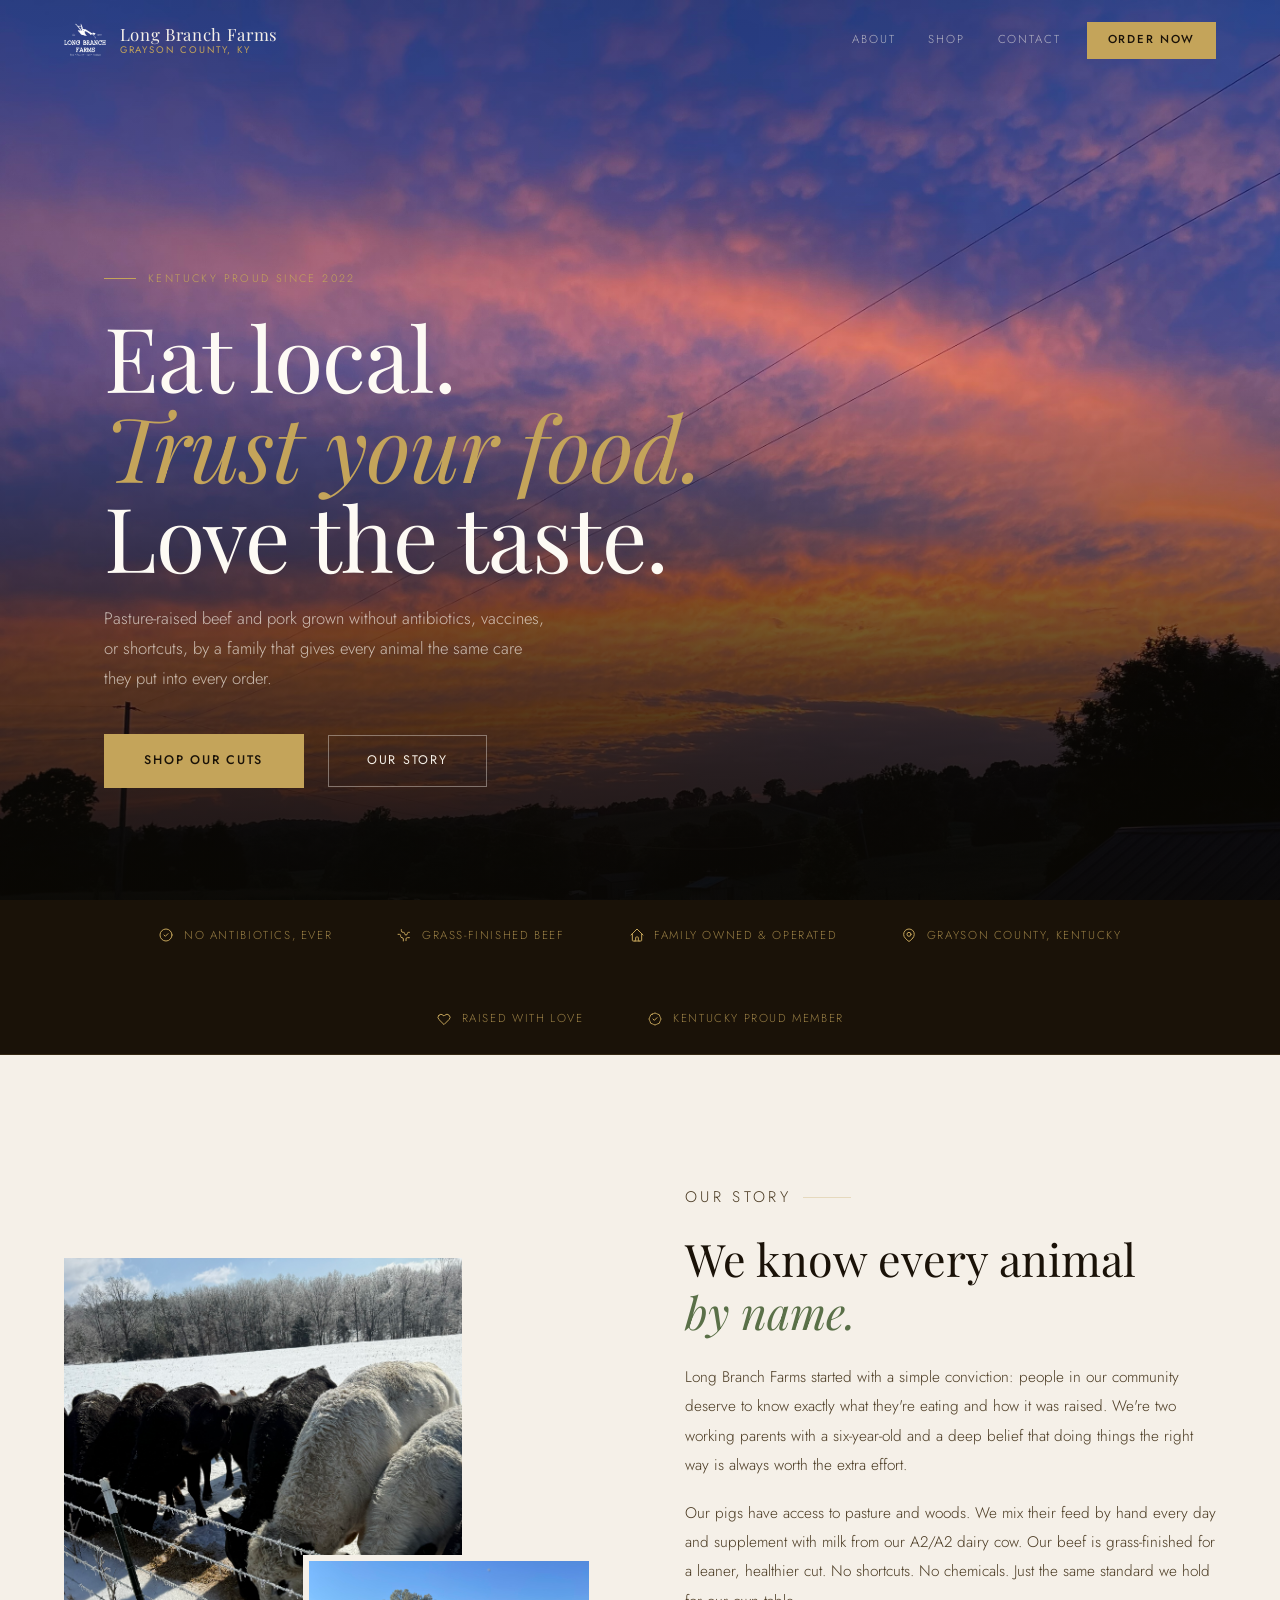
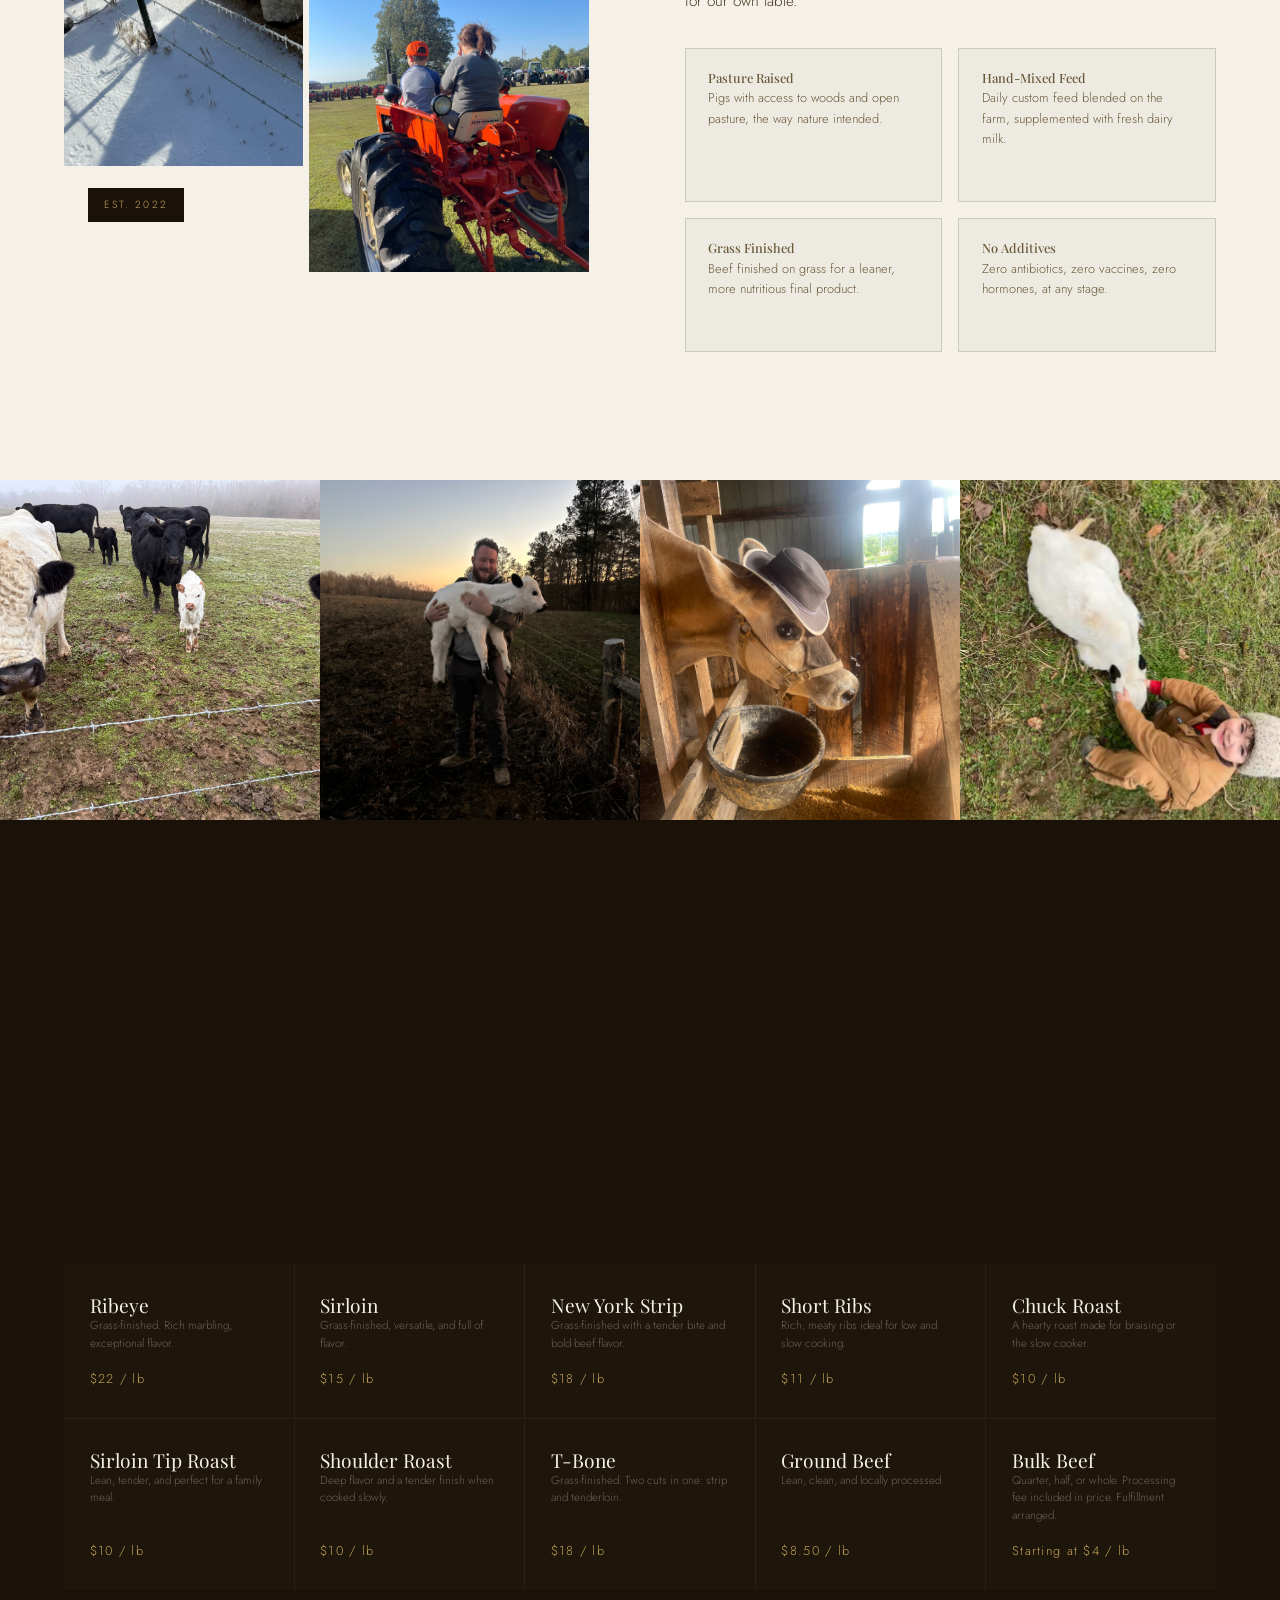
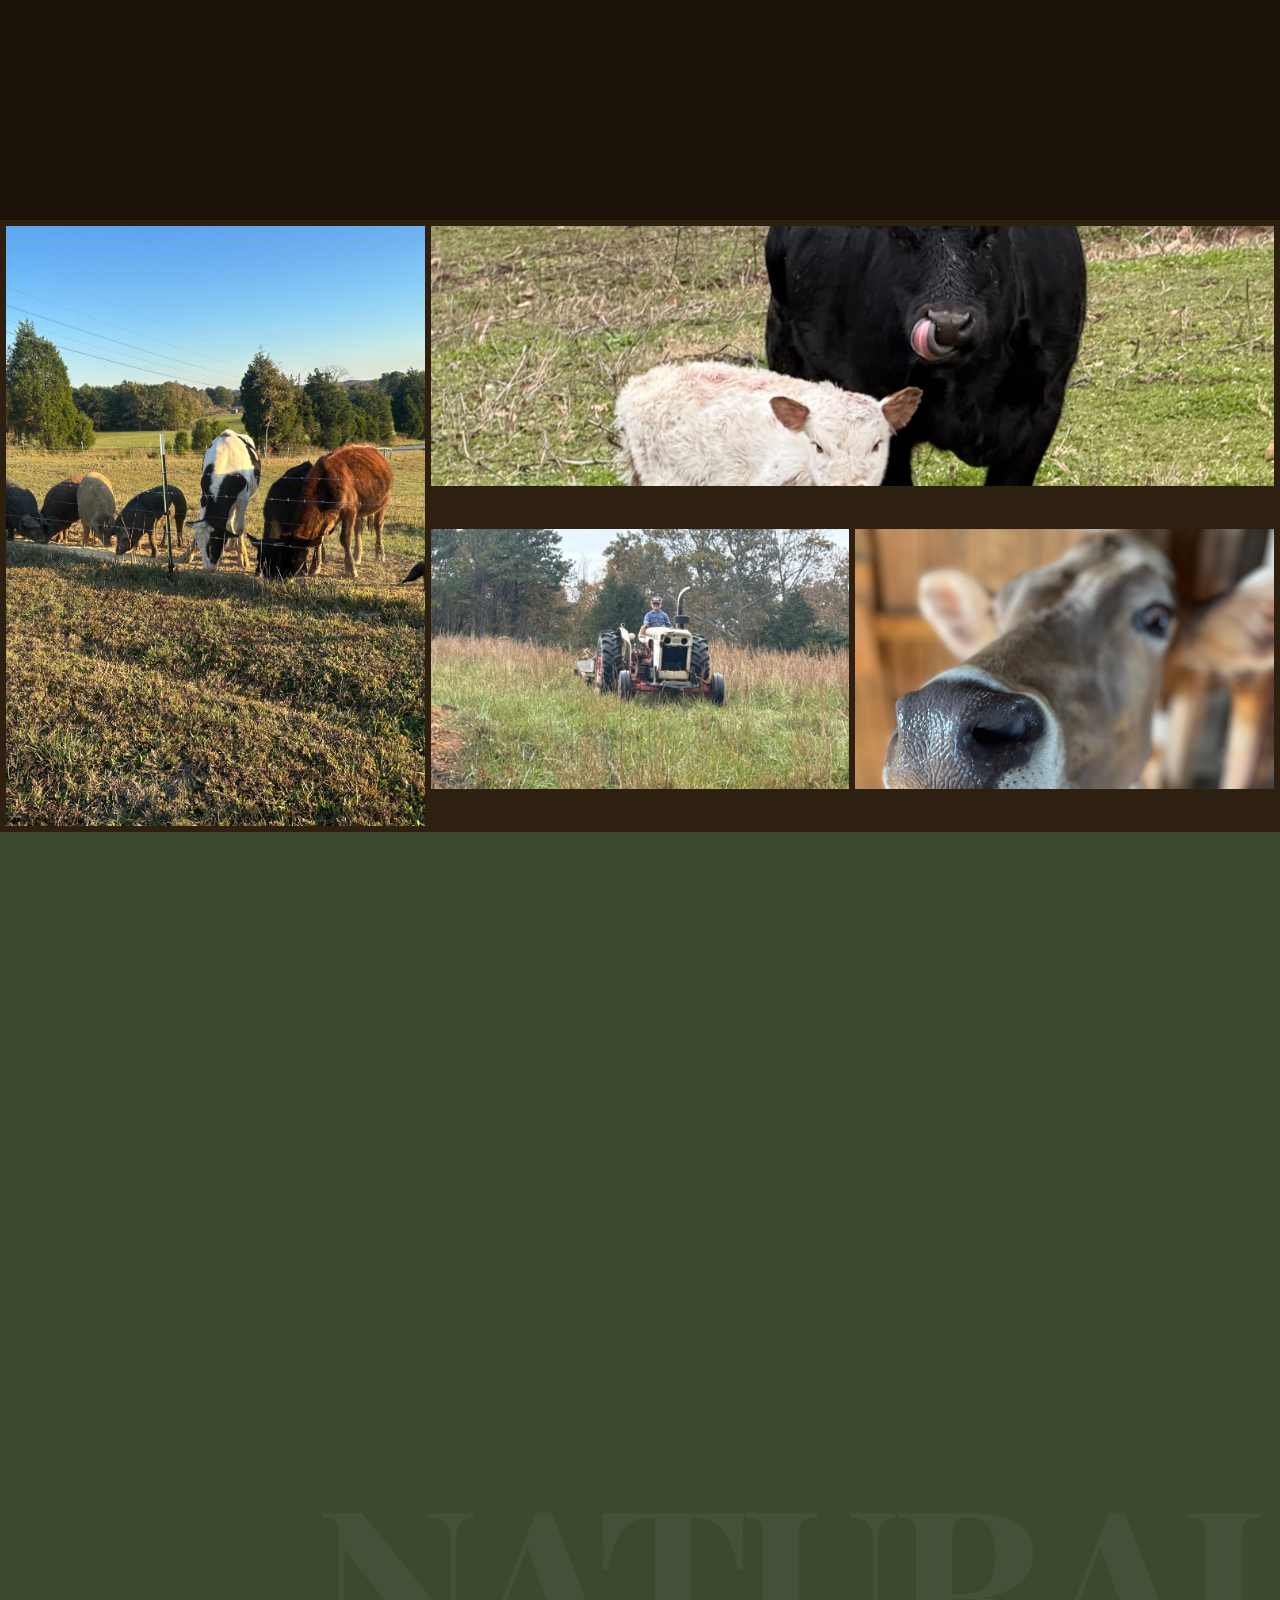
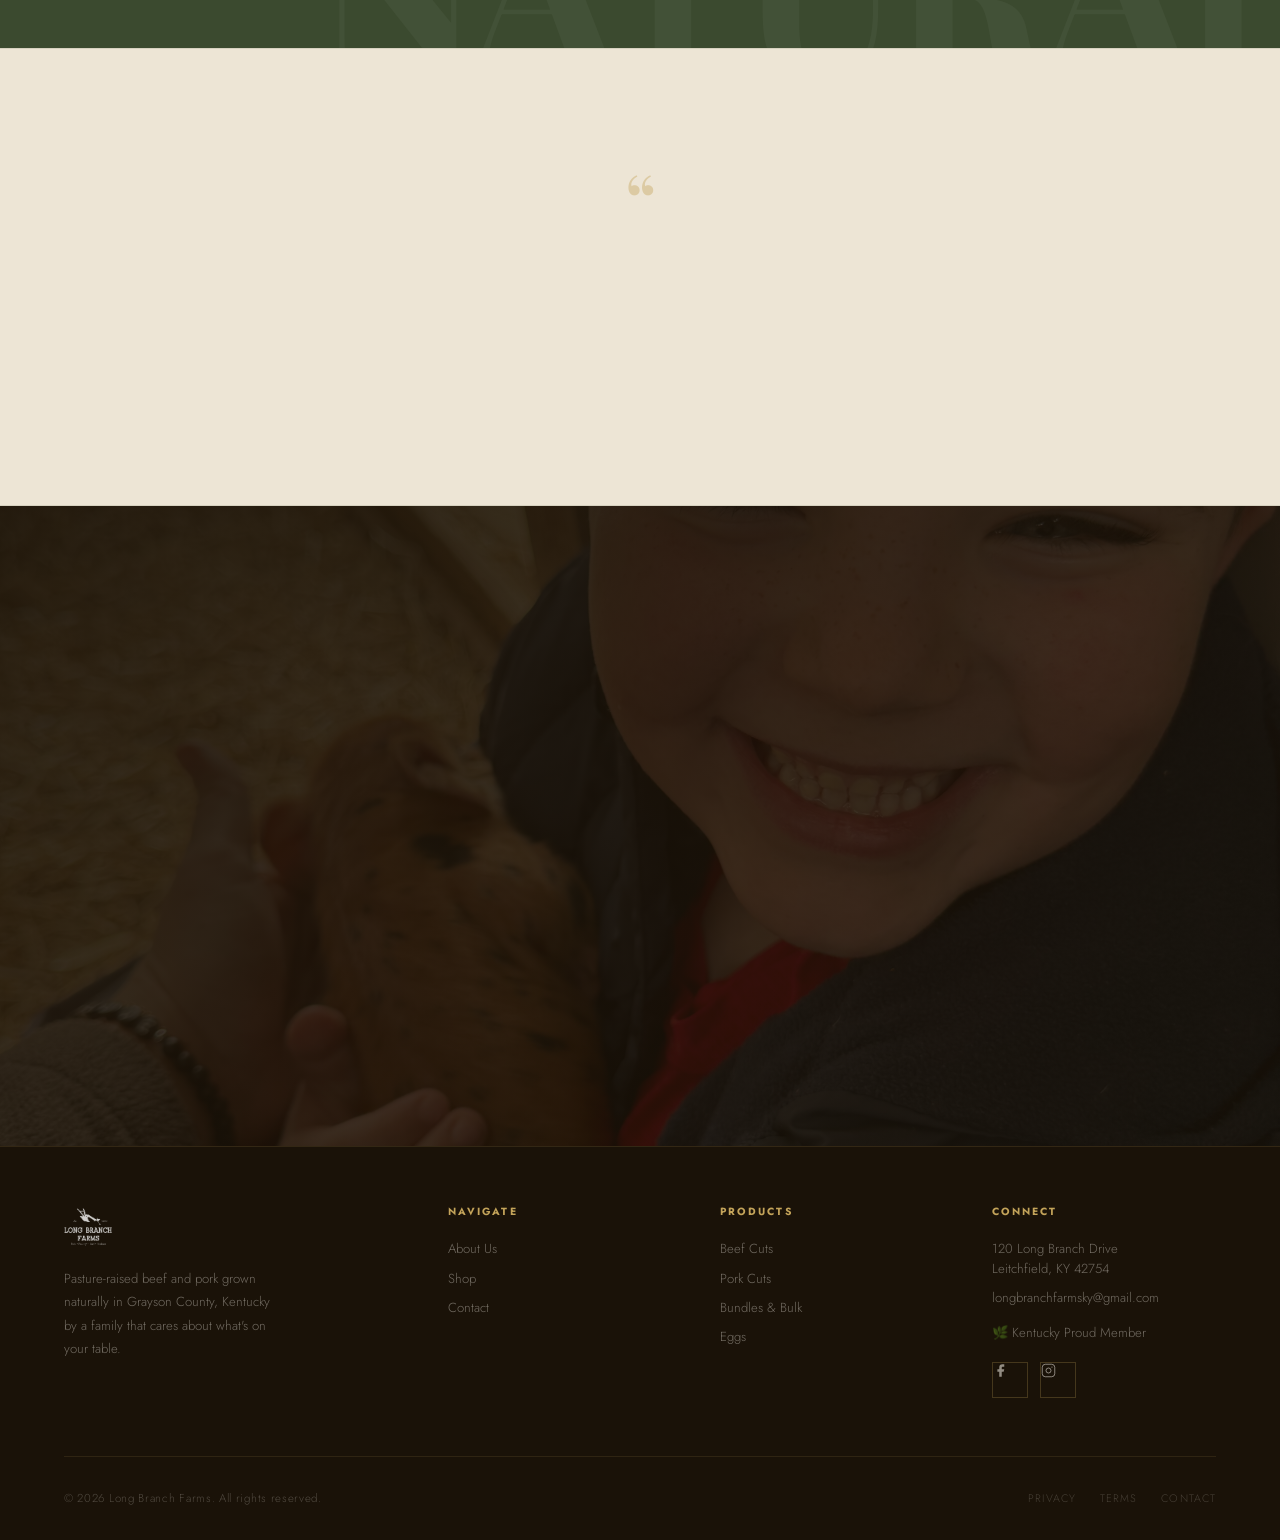
<file: index.html>
<!DOCTYPE html>
<html lang="en">
<head>
  <meta charset="UTF-8" />
  <meta name="viewport" content="width=device-width, initial-scale=1.0" />
  <meta name="description" content="Long Branch Farms, Pasture-raised beef and pork grown naturally in Grayson County, Kentucky. No antibiotics. No vaccines. Just real food from people who care." />
  <title>Long Branch Farms | Grayson County, KY</title>

  <link rel="preconnect" href="https://fonts.googleapis.com" />
  <link rel="preconnect" href="https://fonts.gstatic.com" crossorigin />
  <link href="https://fonts.googleapis.com/css2?family=Playfair+Display:ital,wght@0,400;0,500;0,700;1,400;1,500&family=Jost:wght@300;400;500&display=swap" rel="stylesheet" />

  <style>
    *, *::before, *::after { box-sizing: border-box; margin: 0; padding: 0; }

    :root {
      --soil:       #1a1208;
      --bark:       #2e2010;
      --moss:       #3b4a2f;
      --moss-lt:    #5a7048;
      --hay:        #c4a45a;
      --hay-lt:     #dfc07a;
      --cream:      #f5f0e8;
      --cream-dk:   #ede5d5;
      --white:      #fdfaf4;
      --ink-fade:   rgba(26,18,8,0.55);

      --serif:  'Playfair Display', Georgia, serif;
      --sans:   'Jost', system-ui, sans-serif;

      --ease:   cubic-bezier(0.4, 0, 0.2, 1);
      --dur:    0.4s;

      --max-w:  1200px;
      --side:   clamp(1.25rem, 5vw, 4rem);
    }

    html { scroll-behavior: smooth; font-size: 16px; -webkit-font-smoothing: antialiased; }

    body {
      background: var(--cream);
      color: var(--soil);
      font-family: var(--sans);
      font-weight: 300;
      line-height: 1.7;
      overflow-x: hidden;
    }

    ::selection { background: var(--hay); color: var(--soil); }

    /* ── REVEAL ────────────────────────────────────────────────── */
    .reveal {
      opacity: 0;
      transform: translateY(28px);
      transition: opacity 0.75s var(--ease), transform 0.75s var(--ease);
    }
    .reveal.in { opacity: 1; transform: none; }

    /* ── HEADER ────────────────────────────────────────────────── */
    header {
      position: fixed;
      top: 0; left: 0; right: 0;
      z-index: 500;
      padding: 1.2rem var(--side);
      display: flex;
      align-items: center;
      justify-content: space-between;
      transition: background var(--dur) var(--ease), border-color var(--dur) var(--ease);
      border-bottom: 1px solid transparent;
    }
    header.scrolled {
      background: rgba(26, 18, 8, 0.94);
      backdrop-filter: blur(14px);
      -webkit-backdrop-filter: blur(14px);
      border-bottom-color: rgba(196,164,90,0.2);
    }

    .logo-wrap {
      display: flex;
      align-items: center;
      gap: 0.85rem;
      text-decoration: none;
    }
    .logo-wrap img {
      height: 42px;
      width: auto;
      filter: brightness(0) invert(1);
    }
    .logo-name {
      font-family: var(--serif);
      font-weight: 400;
      font-size: 1.05rem;
      color: var(--cream);
      letter-spacing: 0.04em;
      line-height: 1.2;
    }
    .logo-name small {
      display: block;
      font-family: var(--sans);
      font-size: 0.6rem;
      letter-spacing: 0.2em;
      text-transform: uppercase;
      color: var(--hay);
      font-weight: 400;
    }

    nav { display: flex; align-items: center; gap: 0.25rem; }
    nav a {
      font-size: 0.72rem;
      letter-spacing: 0.16em;
      text-transform: uppercase;
      text-decoration: none;
      color: rgba(245,240,232,0.65);
      padding: 0.4rem 0.9rem;
      transition: color var(--dur) var(--ease);
    }
    nav a:hover { color: var(--hay); }
    nav .nav-cta {
      background: var(--hay);
      color: var(--soil);
      font-weight: 500;
      padding: 0.55rem 1.3rem;
      margin-left: 0.5rem;
      transition: background var(--dur) var(--ease), color var(--dur) var(--ease);
    }
    nav .nav-cta:hover { background: var(--hay-lt); color: var(--soil); }

    /* ── HERO ──────────────────────────────────────────────────── */
    #hero {
      position: relative;
      min-height: 100svh;
      display: grid;
      place-items: end;
      overflow: hidden;
    }
    .hero-bg {
      position: absolute;
      inset: 0;
      background-image: url('/assets/photo-24-background.jpeg');
      background-size: cover;
      background-position: center 30%;
      transform: scale(1.04);
      transition: transform 8s ease-out;
    }
    .hero-bg.loaded { transform: scale(1); }
    .hero-overlay {
      position: absolute;
      inset: 0;
      background: linear-gradient(
        to bottom,
        rgba(10,8,3,0.25) 0%,
        rgba(10,8,3,0.1) 40%,
        rgba(10,8,3,0.65) 75%,
        rgba(10,8,3,0.88) 100%
      );
    }

    .hero-content {
      position: relative;
      z-index: 2;
      width: 100%;
      max-width: var(--max-w);
      margin: 0 auto;
      padding: 0 var(--side) 7rem;
    }

    .hero-eyebrow {
      display: inline-flex;
      align-items: center;
      gap: 0.75rem;
      font-size: 0.68rem;
      letter-spacing: 0.22em;
      text-transform: uppercase;
      color: var(--hay);
      margin-bottom: 1.5rem;
    }
    .hero-eyebrow::before {
      content: '';
      display: block;
      width: 2rem;
      height: 1px;
      background: var(--hay);
    }

    .hero-headline {
      font-family: var(--serif);
      font-weight: 400;
      font-size: clamp(3rem, 7vw, 6.5rem);
      line-height: 1.0;
      color: var(--white);
      letter-spacing: -0.01em;
      margin-bottom: 1.5rem;
      max-width: 14ch;
    }
    .hero-headline em {
      font-style: italic;
      color: var(--hay);
    }

    .hero-sub {
      font-size: clamp(0.9rem, 1.3vw, 1.05rem);
      color: rgba(245,240,232,0.72);
      max-width: 44ch;
      line-height: 1.8;
      margin-bottom: 2.5rem;
    }

    .hero-ctas {
      display: flex;
      align-items: center;
      gap: 1.5rem;
      flex-wrap: wrap;
    }

    .btn-primary {
      display: inline-block;
      padding: 0.9rem 2.4rem;
      background: var(--hay);
      color: var(--soil);
      font-family: var(--sans);
      font-weight: 500;
      font-size: 0.78rem;
      letter-spacing: 0.14em;
      text-transform: uppercase;
      text-decoration: none;
      border: 2px solid var(--hay);
      transition: background var(--dur) var(--ease), color var(--dur) var(--ease);
    }
    .btn-primary:hover { background: transparent; color: var(--hay); }

    .btn-ghost {
      display: inline-block;
      padding: 0.9rem 2.4rem;
      background: transparent;
      color: var(--cream);
      font-family: var(--sans);
      font-weight: 400;
      font-size: 0.78rem;
      letter-spacing: 0.14em;
      text-transform: uppercase;
      text-decoration: none;
      border: 1px solid rgba(245,240,232,0.4);
      transition: border-color var(--dur) var(--ease), color var(--dur) var(--ease);
    }
    .btn-ghost:hover { border-color: var(--hay); color: var(--hay); }

    /* ── BADGE ROW ─────────────────────────────────────────────── */
    .badges {
      background: var(--soil);
      padding: 1.6rem var(--side);
      border-bottom: 1px solid rgba(196,164,90,0.15);
    }
    .badges-inner {
      max-width: var(--max-w);
      margin: 0 auto;
      display: flex;
      align-items: center;
      justify-content: center;
      gap: clamp(2rem, 5vw, 5rem);
      flex-wrap: wrap;
    }
    .badge-item {
      display: flex;
      align-items: center;
      gap: 0.6rem;
      font-size: 0.72rem;
      letter-spacing: 0.14em;
      text-transform: uppercase;
      color: rgba(196,164,90,0.75);
      white-space: nowrap;
    }
    .badge-item svg {
      width: 16px; height: 16px;
      stroke: var(--hay);
      fill: none;
      stroke-width: 1.5;
      flex-shrink: 0;
    }

    /* ── SECTION COMMON ────────────────────────────────────────── */
    .section-label {
      font-size: 0.65rem;
      letter-spacing: 0.22em;
      text-transform: uppercase;
      color: var(--hay);
      display: flex;
      align-items: center;
      gap: 0.75rem;
      margin-bottom: 1.2rem;
    }
    .section-label::after {
      content: '';
      flex: 1;
      height: 1px;
      background: var(--hay);
      opacity: 0.3;
      max-width: 3rem;
    }

    /* ── STORY ─────────────────────────────────────────────────── */
    #story {
      padding: clamp(5rem, 10vw, 9rem) var(--side);
      background: var(--cream);
    }
    .story-inner {
      max-width: var(--max-w);
      margin: 0 auto;
      display: grid;
      grid-template-columns: 1fr 1fr;
      gap: clamp(3rem, 7vw, 7rem);
      align-items: center;
    }
    .story-images {
      position: relative;
      height: clamp(420px, 55vw, 620px);
    }
    .story-img-main {
      position: absolute;
      top: 0; left: 0;
      width: 75%;
      height: 82%;
      object-fit: cover;
      object-position: center;
    }
    .story-img-accent {
      position: absolute;
      bottom: 0; right: 0;
      width: 55%;
      height: 52%;
      object-fit: cover;
      object-position: center;
      border: 6px solid var(--cream);
    }
    .story-img-tag {
      position: absolute;
      bottom: 3.5rem;
      left: 1.5rem;
      background: var(--soil);
      color: var(--hay);
      font-size: 0.65rem;
      letter-spacing: 0.2em;
      text-transform: uppercase;
      padding: 0.5rem 1rem;
    }

    .story-text h2 {
      font-family: var(--serif);
      font-weight: 400;
      font-size: clamp(2rem, 3.5vw, 3rem);
      line-height: 1.2;
      color: var(--soil);
      margin-bottom: 1.5rem;
    }
    .story-text h2 em { font-style: italic; color: var(--moss-lt); }
    .story-text p {
      font-size: clamp(0.9rem, 1.2vw, 1rem);
      color: #4a3a22;
      line-height: 1.9;
      margin-bottom: 1.2rem;
    }
    .story-text p:last-of-type { margin-bottom: 2rem; }

    .pillars {
      display: grid;
      grid-template-columns: 1fr 1fr;
      gap: 1rem;
      margin-top: 2rem;
    }
    .pillar {
      padding: 1.2rem 1.4rem;
      border: 1px solid rgba(59,74,47,0.2);
      background: rgba(59,74,47,0.04);
    }
    .pillar-title {
      font-family: var(--serif);
      font-size: 1rem;
      font-weight: 500;
      color: var(--moss);
      margin-bottom: 0.3rem;
    }
    .pillar p {
      font-size: 0.8rem;
      color: #6a5a3a;
      line-height: 1.6;
      margin-bottom: 0;
    }

    /* ── PHOTO STRIP ───────────────────────────────────────────── */
    .photo-strip {
      display: grid;
      grid-template-columns: repeat(4, 1fr);
      height: clamp(200px, 28vw, 340px);
      overflow: hidden;
    }
    .photo-strip-item {
      overflow: hidden;
      position: relative;
    }
    .photo-strip-item img {
      width: 100%;
      height: 100%;
      object-fit: cover;
      transition: transform 0.7s var(--ease);
      display: block;
    }
    .photo-strip-item:hover img { transform: scale(1.06); }

    /* ── PRODUCTS ──────────────────────────────────────────────── */
    #products {
      padding: clamp(5rem, 10vw, 9rem) var(--side);
      background: var(--soil);
    }
    #products .section-label { color: var(--hay); }

    .products-heading {
      font-family: var(--serif);
      font-weight: 400;
      font-size: clamp(2rem, 3.5vw, 3rem);
      color: var(--cream);
      margin-bottom: 0.75rem;
      max-width: var(--max-w);
    }
    .products-sub {
      font-size: 0.95rem;
      color: rgba(245,240,232,0.55);
      max-width: 52ch;
      margin-bottom: 3.5rem;
    }

    .products-wrap { max-width: var(--max-w); margin: 0 auto; }

    .product-tabs {
      display: flex;
      gap: 0;
      margin-bottom: 2.5rem;
      border-bottom: 1px solid rgba(196,164,90,0.2);
    }
    .tab-btn {
      font-family: var(--sans);
      font-size: 0.75rem;
      letter-spacing: 0.16em;
      text-transform: uppercase;
      color: rgba(245,240,232,0.45);
      background: none;
      border: none;
      padding: 0.75rem 1.5rem;
      cursor: pointer;
      border-bottom: 2px solid transparent;
      margin-bottom: -1px;
      transition: color var(--dur) var(--ease), border-color var(--dur) var(--ease);
    }
    .tab-btn.active, .tab-btn:hover {
      color: var(--hay);
      border-bottom-color: var(--hay);
    }

    .tab-panel { display: none; }
    .tab-panel.active { display: grid; grid-template-columns: repeat(auto-fill, minmax(220px, 1fr)); gap: 1px; background: rgba(196,164,90,0.1); }

    .product-card {
      background: #1e160a;
      padding: 1.8rem 1.6rem;
      display: flex;
      flex-direction: column;
      justify-content: space-between;
      gap: 1rem;
      transition: background var(--dur) var(--ease);
      position: relative;
      overflow: hidden;
    }
    .product-card::before {
      content: '';
      position: absolute;
      top: 0; left: 0;
      width: 3px; height: 0;
      background: var(--hay);
      transition: height 0.4s var(--ease);
    }
    .product-card:hover { background: #251c0e; }
    .product-card:hover::before { height: 100%; }

    .product-name {
      font-family: var(--serif);
      font-size: 1.2rem;
      color: var(--cream);
      font-weight: 400;
      line-height: 1.25;
    }
    .product-price {
      font-size: 0.8rem;
      letter-spacing: 0.1em;
      color: var(--hay);
    }
    .product-note {
      font-size: 0.72rem;
      color: rgba(245,240,232,0.35);
      line-height: 1.5;
    }

    .products-cta-row {
      margin-top: 3rem;
      display: flex;
      align-items: center;
      gap: 1.5rem;
    }
    .products-note {
      font-size: 0.78rem;
      color: rgba(245,240,232,0.35);
      font-style: italic;
    }

    /* ── PHOTO FEATURE ─────────────────────────────────────────── */
    .feature-grid {
      display: grid;
      grid-template-columns: 1fr 1fr 1fr;
      grid-template-rows: auto auto;
      gap: 6px;
      background: var(--bark);
      padding: 6px;
    }
    .fg-item {
      overflow: hidden;
      position: relative;
    }
    .fg-item img {
      width: 100%;
      height: 100%;
      object-fit: cover;
      display: block;
      transition: transform 0.6s var(--ease);
    }
    .fg-item:hover img { transform: scale(1.05); }
    .fg-item-tall { grid-row: span 2; height: clamp(360px, 50vw, 600px); }
    .fg-item-wide { grid-column: span 2; }
    .fg-item-sm { height: clamp(160px, 22vw, 260px); }
    .fg-caption {
      position: absolute;
      bottom: 0; left: 0; right: 0;
      background: linear-gradient(to top, rgba(10,8,3,0.75) 0%, transparent 100%);
      padding: 1.5rem 1rem 0.75rem;
      font-size: 0.65rem;
      letter-spacing: 0.2em;
      text-transform: uppercase;
      color: var(--hay);
      opacity: 0;
      transition: opacity var(--dur) var(--ease);
    }
    .fg-item:hover .fg-caption { opacity: 1; }

    /* ── PROMISE ───────────────────────────────────────────────── */
    #promise {
      padding: clamp(5rem, 10vw, 9rem) var(--side);
      background: var(--moss);
      position: relative;
      overflow: hidden;
    }
    #promise::before {
      content: 'NATURAL';
      position: absolute;
      right: -2rem;
      bottom: -3rem;
      font-family: var(--serif);
      font-size: clamp(8rem, 18vw, 16rem);
      font-weight: 700;
      color: rgba(255,255,255,0.04);
      line-height: 1;
      pointer-events: none;
      user-select: none;
      letter-spacing: -0.04em;
    }
    .promise-inner {
      max-width: var(--max-w);
      margin: 0 auto;
      display: grid;
      grid-template-columns: 1fr 1fr;
      gap: clamp(3rem, 7vw, 7rem);
      align-items: center;
    }
    .promise-text h2 {
      font-family: var(--serif);
      font-weight: 400;
      font-size: clamp(2rem, 3.5vw, 3rem);
      color: var(--cream);
      line-height: 1.2;
      margin-bottom: 1.5rem;
    }
    .promise-text h2 em { font-style: italic; color: var(--hay); }
    .promise-text p {
      font-size: 0.95rem;
      color: rgba(245,240,232,0.7);
      line-height: 1.9;
      margin-bottom: 1rem;
    }
    .promise-list {
      list-style: none;
      margin-top: 2rem;
      display: grid;
      grid-template-columns: 1fr 1fr;
      gap: 0.75rem 1.5rem;
    }
    .promise-list li {
      font-size: 0.82rem;
      letter-spacing: 0.08em;
      color: rgba(245,240,232,0.75);
      display: flex;
      align-items: center;
      gap: 0.6rem;
    }
    .promise-list li::before {
      content: '';
      width: 6px; height: 6px;
      background: var(--hay);
      border-radius: 50%;
      flex-shrink: 0;
    }
    .promise-image {
      position: relative;
      height: clamp(380px, 50vw, 560px);
    }
    .promise-image img {
      width: 100%;
      height: 100%;
      object-fit: cover;
    }
    .promise-image-tag {
      position: absolute;
      top: 1.5rem; left: 1.5rem;
      background: var(--hay);
      color: var(--soil);
      font-size: 0.62rem;
      letter-spacing: 0.2em;
      text-transform: uppercase;
      font-weight: 500;
      padding: 0.45rem 0.9rem;
    }

    /* ── TESTIMONIAL / QUOTE ───────────────────────────────────── */
    .quote-band {
      background: var(--cream-dk);
      padding: clamp(4rem, 8vw, 7rem) var(--side);
      text-align: center;
      border-top: 1px solid rgba(59,74,47,0.12);
      border-bottom: 1px solid rgba(59,74,47,0.12);
    }
    .quote-mark {
      font-family: var(--serif);
      font-size: 5rem;
      line-height: 0.5;
      color: var(--hay);
      opacity: 0.4;
      display: block;
      margin-bottom: 1.5rem;
    }
    .quote-text {
      font-family: var(--serif);
      font-style: italic;
      font-size: clamp(1.3rem, 2.5vw, 2rem);
      color: var(--soil);
      max-width: 36ch;
      margin: 0 auto 1.5rem;
      line-height: 1.5;
    }
    .quote-attr {
      font-size: 0.7rem;
      letter-spacing: 0.18em;
      text-transform: uppercase;
      color: var(--moss-lt);
    }

    /* ── CTA SECTION ───────────────────────────────────────────── */
    #cta {
      position: relative;
      padding: clamp(6rem, 12vw, 10rem) var(--side);
      overflow: hidden;
    }
    .cta-bg {
      position: absolute;
      inset: 0;
      background-image: url('/assets/photo-6.jpeg');
      background-size: cover;
      background-position: center;
    }
    .cta-overlay {
      position: absolute;
      inset: 0;
      background: linear-gradient(135deg, rgba(26,18,8,0.92) 0%, rgba(26,18,8,0.78) 100%);
    }
    .cta-content {
      position: relative;
      z-index: 2;
      max-width: var(--max-w);
      margin: 0 auto;
      text-align: center;
    }
    .cta-content h2 {
      font-family: var(--serif);
      font-weight: 400;
      font-size: clamp(2.2rem, 4.5vw, 4rem);
      color: var(--cream);
      margin-bottom: 1.2rem;
      line-height: 1.15;
    }
    .cta-content h2 em { font-style: italic; color: var(--hay); }
    .cta-content p {
      font-size: 1rem;
      color: rgba(245,240,232,0.65);
      max-width: 44ch;
      margin: 0 auto 2.5rem;
      line-height: 1.8;
    }
    .cta-btns { display: flex; align-items: center; justify-content: center; gap: 1.5rem; flex-wrap: wrap; }

    /* ── FOOTER ────────────────────────────────────────────────── */
    footer {
      background: var(--soil);
      border-top: 1px solid rgba(196,164,90,0.15);
      padding: 3.5rem var(--side) 2rem;
    }
    .footer-inner {
      max-width: var(--max-w);
      margin: 0 auto;
    }
    .footer-top {
      display: grid;
      grid-template-columns: 1.5fr 1fr 1fr 1fr;
      gap: 3rem;
      padding-bottom: 3rem;
      border-bottom: 1px solid rgba(196,164,90,0.12);
      margin-bottom: 2rem;
    }
    .footer-brand img {
      height: 48px;
      filter: brightness(0) invert(1);
      opacity: 0.8;
      margin-bottom: 1rem;
      display: block;
    }
    .footer-brand p {
      font-size: 0.82rem;
      color: rgba(245,240,232,0.4);
      line-height: 1.8;
      max-width: 26ch;
    }
    .footer-col h4 {
      font-size: 0.65rem;
      letter-spacing: 0.2em;
      text-transform: uppercase;
      color: var(--hay);
      margin-bottom: 1.2rem;
    }
    .footer-col a, .footer-col p {
      display: block;
      font-size: 0.82rem;
      color: rgba(245,240,232,0.4);
      text-decoration: none;
      margin-bottom: 0.6rem;
      transition: color var(--dur) var(--ease);
      line-height: 1.5;
    }
    .footer-col a:hover { color: var(--hay); }

    .social-row {
      display: flex;
      gap: 0.75rem;
      margin-top: 0.5rem;
    }
    .social-link {
      width: 36px; height: 36px;
      border: 1px solid rgba(196,164,90,0.25);
      display: flex;
      align-items: center;
      justify-content: center;
      transition: border-color var(--dur) var(--ease), background var(--dur) var(--ease);
      text-decoration: none;
    }
    .social-link:hover {
      border-color: var(--hay);
      background: rgba(196,164,90,0.1);
    }
    .social-link svg {
      width: 15px; height: 15px;
      fill: rgba(245,240,232,0.55);
      transition: fill var(--dur) var(--ease);
    }
    .social-link:hover svg { fill: var(--hay); }

    .footer-bottom {
      display: flex;
      align-items: center;
      justify-content: space-between;
      flex-wrap: wrap;
      gap: 1rem;
    }
    .footer-copy {
      font-size: 0.72rem;
      color: rgba(245,240,232,0.25);
      letter-spacing: 0.06em;
    }
    .footer-legal {
      display: flex;
      gap: 1.5rem;
    }
    .footer-legal a {
      font-size: 0.68rem;
      letter-spacing: 0.1em;
      text-transform: uppercase;
      color: rgba(245,240,232,0.2);
      text-decoration: none;
      transition: color var(--dur) var(--ease);
    }
    .footer-legal a:hover { color: var(--hay); }

    /* ── RESPONSIVE ────────────────────────────────────────────── */
    @media (max-width: 960px) {
      .story-inner, .promise-inner { grid-template-columns: 1fr; }
      .story-images { height: 380px; order: -1; }
      .promise-image { height: 320px; order: -1; }
      .footer-top { grid-template-columns: 1fr 1fr; }
      .photo-strip { grid-template-columns: repeat(2,1fr); height: auto; }
      .photo-strip-item { height: 200px; }
      .feature-grid { grid-template-columns: 1fr 1fr; }
      .fg-item-tall { grid-row: span 1; height: 280px; }
      .fg-item-wide { grid-column: span 1; height: 220px; }
      .fg-item-sm { height: 220px; }
    }
    @media (max-width: 660px) {
      nav a:not(.nav-cta) { display: none; }
      .pillars { grid-template-columns: 1fr; }
      .promise-list { grid-template-columns: 1fr; }
      .footer-top { grid-template-columns: 1fr; }
      .photo-strip { grid-template-columns: repeat(2,1fr); }
      .feature-grid { grid-template-columns: 1fr; }
      .fg-item-tall, .fg-item-wide, .fg-item-sm { grid-column: 1; grid-row: span 1; height: 240px; }
    }
  </style>
</head>

<body>

  <!-- Header -->
  <header id="site-header">
    <a href="#hero" class="logo-wrap">
      <img src="/assets/LBF-logo-transparent.png" alt="Long Branch Farms Logo" />
      <span class="logo-name">
        Long Branch Farms
        <small>Grayson County, KY</small>
      </span>
    </a>
    <nav>
      <a href="about.html">About</a>
      <a href="store.html">Shop</a>
      <a href="contact.html">Contact</a>
      <a href="store.html" class="nav-cta">Order Now</a>
    </nav>
  </header>

  <!-- Hero -->
  <section id="hero">
    <div class="hero-bg" id="heroBg"></div>
    <div class="hero-overlay"></div>
    <div class="hero-content">
      <p class="hero-eyebrow reveal">Kentucky Proud Since 2022</p>
      <h1 class="hero-headline reveal" style="transition-delay:.1s">
        Eat local.<br /><em>Trust your food.</em><br />Love the taste.
      </h1>
      <p class="hero-sub reveal" style="transition-delay:.2s">
        Pasture-raised beef and pork grown without antibiotics, vaccines, or shortcuts, by a family that gives every animal the same care they put into every order.
      </p>
      <div class="hero-ctas reveal" style="transition-delay:.3s">
        <a href="store.html" class="btn-primary">Shop Our Cuts</a>
        <a href="about.html" class="btn-ghost">Our Story</a>
      </div>
    </div>
  </section>

  <!-- Trust Badges -->
  <div class="badges">
    <div class="badges-inner">
      <span class="badge-item">
        <svg viewBox="0 0 24 24"><path d="M9 12l2 2 4-4m6 2a9 9 0 11-18 0 9 9 0 0118 0z" stroke-linecap="round" stroke-linejoin="round"/></svg>
        No Antibiotics, Ever
      </span>
      <span class="badge-item">
        <svg viewBox="0 0 24 24"><path d="M3.055 11H5a2 2 0 012 2v1a2 2 0 002 2 2 2 0 012 2v2.945M8 3.935V5.5A2.5 2.5 0 0010.5 8h.5a2 2 0 012 2 2 2 0 104 0 2 2 0 012-2h1.064M15 20.488V18a2 2 0 012-2h3.064" stroke-linecap="round" stroke-linejoin="round"/></svg>
        Grass-Finished Beef
      </span>
      <span class="badge-item">
        <svg viewBox="0 0 24 24"><path d="M3 12l2-2m0 0l7-7 7 7M5 10v10a1 1 0 001 1h3m10-11l2 2m-2-2v10a1 1 0 01-1 1h-3m-6 0a1 1 0 001-1v-4a1 1 0 011-1h2a1 1 0 011 1v4a1 1 0 001 1m-6 0h6" stroke-linecap="round" stroke-linejoin="round"/></svg>
        Family Owned &amp; Operated
      </span>
      <span class="badge-item">
        <svg viewBox="0 0 24 24"><path d="M17.657 16.657L13.414 20.9a1.998 1.998 0 01-2.827 0l-4.244-4.243a8 8 0 1111.314 0z" stroke-linecap="round" stroke-linejoin="round"/><path d="M15 11a3 3 0 11-6 0 3 3 0 016 0z" stroke-linecap="round" stroke-linejoin="round"/></svg>
        Grayson County, Kentucky
      </span>
      <span class="badge-item">
        <svg viewBox="0 0 24 24"><path d="M4.318 6.318a4.5 4.5 0 000 6.364L12 20.364l7.682-7.682a4.5 4.5 0 00-6.364-6.364L12 7.636l-1.318-1.318a4.5 4.5 0 00-6.364 0z" stroke-linecap="round" stroke-linejoin="round"/></svg>
        Raised with Love
      </span>
      <a href="https://www.kyproud.com/members/long-branch-farms" target="_blank" rel="noopener" class="badge-item" style="text-decoration:none;color:rgba(196,164,90,0.75);">
        <svg viewBox="0 0 24 24"><path d="M9 12l2 2 4-4M7.835 4.697a3.42 3.42 0 001.946-.806 3.42 3.42 0 014.438 0 3.42 3.42 0 001.946.806 3.42 3.42 0 013.138 3.138 3.42 3.42 0 00.806 1.946 3.42 3.42 0 010 4.438 3.42 3.42 0 00-.806 1.946 3.42 3.42 0 01-3.138 3.138 3.42 3.42 0 00-1.946.806 3.42 3.42 0 01-4.438 0 3.42 3.42 0 00-1.946-.806 3.42 3.42 0 01-3.138-3.138 3.42 3.42 0 00-.806-1.946 3.42 3.42 0 010-4.438 3.42 3.42 0 00.806-1.946 3.42 3.42 0 013.138-3.138z" stroke-linecap="round" stroke-linejoin="round"/></svg>
        Kentucky Proud Member
      </a>
    </div>
  </div>

  <!-- Story -->
  <section id="story">
    <div class="story-inner">
      <div class="story-images reveal">
        <img class="story-img-main"
          src="/assets/photo-3.jpeg"
          alt="Long Branch Farms animals on pasture" />
        <img class="story-img-accent"
          src="/assets/photo-7.jpeg"
          alt="Farm life at Long Branch Farms" />
        <span class="story-img-tag">Est. 2022</span>
      </div>
      <div class="story-text">
        <p class="section-label reveal">Our Story</p>
        <h2 class="reveal" style="transition-delay:.08s">
          We know every animal<br /><em>by name.</em>
        </h2>
        <p class="reveal" style="transition-delay:.12s">
          Long Branch Farms started with a simple conviction: people in our community deserve to know exactly what they're eating and how it was raised. We're two working parents with a six-year-old and a deep belief that doing things the right way is always worth the extra effort.
        </p>
        <p class="reveal" style="transition-delay:.16s">
          Our pigs have access to pasture and woods. We mix their feed by hand every day and supplement with milk from our A2/A2 dairy cow. Our beef is grass-finished for a leaner, healthier cut. No shortcuts. No chemicals. Just the same standard we hold for our own table.
        </p>
        <div class="pillars reveal" style="transition-delay:.2s">
          <div class="pillar">
            <p class="pillar-title">Pasture Raised</p>
            <p>Pigs with access to woods and open pasture, the way nature intended.</p>
          </div>
          <div class="pillar">
            <p class="pillar-title">Hand-Mixed Feed</p>
            <p>Daily custom feed blended on the farm, supplemented with fresh dairy milk.</p>
          </div>
          <div class="pillar">
            <p class="pillar-title">Grass Finished</p>
            <p>Beef finished on grass for a leaner, more nutritious final product.</p>
          </div>
          <div class="pillar">
            <p class="pillar-title">No Additives</p>
            <p>Zero antibiotics, zero vaccines, zero hormones, at any stage.</p>
          </div>
        </div>
      </div>
    </div>
  </section>

  <!-- Photo Strip -->
  <div class="photo-strip">
    <div class="photo-strip-item">
      <img src="/assets/photo-1.jpeg" alt="Farm photo" loading="lazy" />
    </div>
    <div class="photo-strip-item">
      <img src="/assets/photo-8.jpeg" alt="Farm photo" loading="lazy" />
    </div>
    <div class="photo-strip-item">
      <img src="/assets/photo-12.jpeg" alt="Farm photo" loading="lazy" />
    </div>
    <div class="photo-strip-item">
      <img src="/assets/photo-15.jpeg" alt="Farm photo" loading="lazy" />
    </div>
  </div>

  <!-- Products -->
  <section id="products">
    <div class="products-wrap">
      <p class="section-label reveal" style="color:var(--hay)">From Our Farm</p>
      <h2 class="products-heading reveal" style="transition-delay:.08s">What we raise &amp; sell</h2>
      <p class="products-sub reveal" style="transition-delay:.12s">
        Every cut comes from animals raised on our farm. Availability is seasonal, so check the store for current inventory.
      </p>

      <div class="product-tabs reveal" style="transition-delay:.16s">
        <button class="tab-btn active" data-tab="beef">Beef</button>
        <button class="tab-btn" data-tab="pork">Pork</button>
        <button class="tab-btn" data-tab="bundles">Bundles &amp; Bulk</button>
      </div>

      <div class="tab-panel active" id="tab-beef">
        <div class="product-card">
          <div>
            <p class="product-name">Ribeye</p>
            <p class="product-note">Grass-finished. Rich marbling, exceptional flavor.</p>
          </div>
          <p class="product-price">$22 / lb</p>
        </div>
        <div class="product-card">
          <div>
            <p class="product-name">Sirloin</p>
            <p class="product-note">Grass-finished, versatile, and full of flavor.</p>
          </div>
          <p class="product-price">$15 / lb</p>
        </div>
        <div class="product-card">
          <div>
            <p class="product-name">New York Strip</p>
            <p class="product-note">Grass-finished with a tender bite and bold beef flavor.</p>
          </div>
          <p class="product-price">$18 / lb</p>
        </div>
        <div class="product-card">
          <div>
            <p class="product-name">Short Ribs</p>
            <p class="product-note">Rich, meaty ribs ideal for low and slow cooking.</p>
          </div>
          <p class="product-price">$11 / lb</p>
        </div>
        <div class="product-card">
          <div>
            <p class="product-name">Chuck Roast</p>
            <p class="product-note">A hearty roast made for braising or the slow cooker.</p>
          </div>
          <p class="product-price">$10 / lb</p>
        </div>
        <div class="product-card">
          <div>
            <p class="product-name">Sirloin Tip Roast</p>
            <p class="product-note">Lean, tender, and perfect for a family meal.</p>
          </div>
          <p class="product-price">$10 / lb</p>
        </div>
        <div class="product-card">
          <div>
            <p class="product-name">Shoulder Roast</p>
            <p class="product-note">Deep flavor and a tender finish when cooked slowly.</p>
          </div>
          <p class="product-price">$10 / lb</p>
        </div>
        <div class="product-card">
          <div>
            <p class="product-name">T-Bone</p>
            <p class="product-note">Grass-finished. Two cuts in one: strip and tenderloin.</p>
          </div>
          <p class="product-price">$18 / lb</p>
        </div>
        <div class="product-card">
          <div>
            <p class="product-name">Ground Beef</p>
            <p class="product-note">Lean, clean, and locally processed.</p>
          </div>
          <p class="product-price">$8.50 / lb</p>
        </div>
        <div class="product-card">
          <div>
            <p class="product-name">Bulk Beef</p>
            <p class="product-note">Quarter, half, or whole. Processing fee included in price. Fulfillment arranged.</p>
          </div>
          <p class="product-price">Starting at $4 / lb</p>
        </div>
      </div>

      <div class="tab-panel" id="tab-pork">
        <div class="product-card">
          <div>
            <p class="product-name">Bacon</p>
            <p class="product-note">Pasture-raised with no nitrates or additives. Currently sold out.</p>
          </div>
          <p class="product-price">$8 / lb</p>
        </div>
        <div class="product-card">
          <div>
            <p class="product-name">Boston Butt</p>
            <p class="product-note">Slow-cook ready. Exceptional for pulled pork.</p>
          </div>
          <p class="product-price">$8.50 / lb</p>
        </div>
        <div class="product-card">
          <div>
            <p class="product-name">Pork Chops</p>
            <p class="product-note">Thick cut, pasture-raised. Far better than grocery store.</p>
          </div>
          <p class="product-price">$8.50 / lb</p>
        </div>
        <div class="product-card">
          <div>
            <p class="product-name">Breakfast Sausage</p>
            <p class="product-note">House-seasoned, made from our own hogs.</p>
          </div>
          <p class="product-price">$6 / lb</p>
        </div>
        <div class="product-card">
          <div>
            <p class="product-name">Ribs</p>
            <p class="product-note">Fall-off-the-bone ready. Raised right here.</p>
          </div>
          <p class="product-price">$8 / lb</p>
        </div>
        <div class="product-card">
          <div>
            <p class="product-name">Ham Steak</p>
            <p class="product-note">Bone-in, rich flavor from naturally raised hogs.</p>
          </div>
          <p class="product-price">$8 / lb</p>
        </div>
        <div class="product-card">
          <div>
            <p class="product-name">Shoulder Steak</p>
            <p class="product-note">Versatile cut, great for grilling or braising.</p>
          </div>
          <p class="product-price">$8 / lb</p>
        </div>
        <div class="product-card">
          <div>
            <p class="product-name">Tenderloin</p>
            <p class="product-note">The most tender cut from our pasture-raised pork.</p>
          </div>
          <p class="product-price">$9 / lb</p>
        </div>
        <div class="product-card">
          <div>
            <p class="product-name">Lard</p>
            <p class="product-note">Rendered from pasture pork. Clean, flavorful cooking fat.</p>
          </div>
          <p class="product-price">$3 / lb</p>
        </div>
      </div>

      <div class="tab-panel" id="tab-bundles">
        <div class="product-card">
          <div>
            <p class="product-name">Bulk Pork</p>
            <p class="product-note">Whole hog. Processing fee included. Fulfillment arranged directly.</p>
          </div>
          <p class="product-price">$4 / lb</p>
        </div>
        <div class="product-card">
          <div>
            <p class="product-name">Pork Bundle Box</p>
            <p class="product-note">10 lbs of our best pork cuts. Choose pickup or local delivery.</p>
          </div>
          <p class="product-price">$70 pickup / $80 delivery</p>
        </div>
        <div class="product-card">
          <div>
            <p class="product-name">Ground Beef Bundle</p>
            <p class="product-note">5 lbs of ground beef. Choose pickup or local delivery.</p>
          </div>
          <p class="product-price">$40 pickup / $50 delivery</p>
        </div>
        <div class="product-card">
          <div>
            <p class="product-name">Breakfast Bundle Box</p>
            <p class="product-note">Bacon, sausage, and ham steak, everything for the best morning.</p>
          </div>
          <p class="product-price">$35</p>
        </div>
        <div class="product-card">
          <div>
            <p class="product-name">Eggs</p>
            <p class="product-note">Farm-fresh. Available seasonally.</p>
          </div>
          <p class="product-price">$3 / dozen</p>
        </div>
      </div>

      <div class="products-cta-row reveal">
        <a href="store.html" class="btn-primary">View Full Store</a>
        <p class="products-note">Local delivery is available within about 45 miles. Contact us for requests outside the area.</p>
      </div>
    </div>
  </section>

  <!-- Feature Photo Grid -->
  <div class="feature-grid">
    <div class="fg-item fg-item-tall">
      <img src="/assets/photo-2.jpeg" alt="Farm animals" loading="lazy" />
      <span class="fg-caption">Pasture Life</span>
    </div>
    <div class="fg-item fg-item-wide fg-item-sm">
      <img src="/assets/photo-9.jpeg" alt="Farm scenery" loading="lazy" />
      <span class="fg-caption">Long Branch Land</span>
    </div>
    <div class="fg-item fg-item-sm">
      <img src="/assets/photo-11.jpeg" alt="Farm animals" loading="lazy" />
      <span class="fg-caption">Raised Naturally</span>
    </div>
    <div class="fg-item fg-item-sm">
      <img src="/assets/photo-13.jpeg" alt="Farm life" loading="lazy" />
      <span class="fg-caption">Every Day</span>
    </div>
  </div>

  <!-- Promise Section -->
  <section id="promise">
    <div class="promise-inner">
      <div class="promise-text">
        <p class="section-label reveal" style="color:var(--hay)">Our Promise</p>
        <h2 class="reveal" style="transition-delay:.08s">
          Raised as <em>naturally<br />as possible.</em> Period.
        </h2>
        <p class="reveal" style="transition-delay:.12s">
          We don't cut corners because we can't, we're the ones eating this food too. Everything we raise goes through the same standard: if we wouldn't feed it to our own family, it doesn't leave this farm.
        </p>
        <p class="reveal" style="transition-delay:.16s">
          Our pigs run in woods and open pasture. Their feed is mixed by us every single day. Our beef grazes on grass from start to finish. These aren't marketing claims, they're just how we farm.
        </p>
        <ul class="promise-list reveal" style="transition-delay:.2s">
          <li>No antibiotics</li>
          <li>No vaccines</li>
          <li>No hormones</li>
          <li>No shortcuts</li>
          <li>Pasture &amp; woods access</li>
          <li>A2/A2 dairy supplemented</li>
          <li>Hand-mixed daily feed</li>
          <li>Grass-finished beef</li>
        </ul>
      </div>
      <div class="promise-image reveal" style="transition-delay:.1s">
        <img src="/assets/photo-5.jpeg" alt="Long Branch Farms animals on pasture" loading="lazy" />
        <span class="promise-image-tag">Naturally Raised</span>
      </div>
    </div>
  </section>

  <!-- Quote Band -->
  <div class="quote-band">
    <span class="quote-mark reveal">&ldquo;</span>
    <p class="quote-text reveal" style="transition-delay:.08s">
      We want to provide the healthiest, best tasting food to our locals, people who know what they're being fed and how it was cared for.
    </p>
    <p class="quote-attr reveal" style="transition-delay:.14s">Courtney Decker, Long Branch Farms</p>
  </div>

  <!-- CTA -->
  <section id="cta">
    <div class="cta-bg"></div>
    <div class="cta-overlay"></div>
    <div class="cta-content">
      <h2 class="reveal">Ready to fill your <em>freezer</em><br />the right way?</h2>
      <p class="reveal" style="transition-delay:.1s">Bulk orders, bundle boxes, and individual cuts are available for pickup, an arranged meeting, or eligible local delivery. Contact us if you are outside the delivery area.</p>
      <div class="cta-btns reveal" style="transition-delay:.18s">
        <a href="store.html" class="btn-primary">Shop Now</a>
        <a href="contact.html" class="btn-ghost">Ask a Question</a>
      </div>
    </div>
  </section>

  <!-- Footer -->
  <footer>
    <div class="footer-inner">
      <div class="footer-top">
        <div class="footer-brand">
          <img src="/assets/LBF-logo-transparent.png" alt="Long Branch Farms" />
          <p>Pasture-raised beef and pork grown naturally in Grayson County, Kentucky by a family that cares about what's on your table.</p>
        </div>
        <div class="footer-col">
          <h4>Navigate</h4>
          <a href="about.html">About Us</a>
          <a href="store.html">Shop</a>
          <a href="contact.html">Contact</a>
        </div>
        <div class="footer-col">
          <h4>Products</h4>
          <a href="store.html">Beef Cuts</a>
          <a href="store.html">Pork Cuts</a>
          <a href="store.html">Bundles &amp; Bulk</a>
          <a href="store.html">Eggs</a>
        </div>
        <div class="footer-col">
          <h4>Connect</h4>
          <p>120 Long Branch Drive<br />Leitchfield, KY 42754</p>
          <a href="mailto:longbranchfarmsky@gmail.com">longbranchfarmsky@gmail.com</a>
          <a href="https://www.kyproud.com/members/long-branch-farms" target="_blank" rel="noopener" style="display:inline-flex;align-items:center;gap:0.4rem;margin-bottom:0.75rem;">
            🌿 Kentucky Proud Member
          </a>
          <div class="social-row">
            <a href="https://www.facebook.com/profile.php?id=61573708114780" target="_blank" rel="noopener" class="social-link" aria-label="Facebook">
              <svg viewBox="0 0 24 24" xmlns="http://www.w3.org/2000/svg"><path d="M18 2h-3a5 5 0 00-5 5v3H7v4h3v8h4v-8h3l1-4h-4V7a1 1 0 011-1h3z"/></svg>
            </a>
            <a href="#" class="social-link" aria-label="Instagram">
              <svg viewBox="0 0 24 24" xmlns="http://www.w3.org/2000/svg"><rect x="2" y="2" width="20" height="20" rx="5" ry="5" fill="none" stroke="rgba(245,240,232,0.55)" stroke-width="1.5"/><circle cx="12" cy="12" r="4" fill="none" stroke="rgba(245,240,232,0.55)" stroke-width="1.5"/><circle cx="17.5" cy="6.5" r="1" fill="rgba(245,240,232,0.55)"/></svg>
            </a>
          </div>
        </div>
      </div>
      <div class="footer-bottom">
        <p class="footer-copy">&copy; <span id="yr"></span> Long Branch Farms. All rights reserved.</p>
        <div class="footer-legal">
          <a href="#">Privacy</a>
          <a href="#">Terms</a>
          <a href="contact.html">Contact</a>
        </div>
      </div>
    </div>
  </footer>

  <script>
    // Year
    document.getElementById('yr').textContent = new Date().getFullYear();

    // Sticky header
    const hdr = document.getElementById('site-header');
    window.addEventListener('scroll', () => {
      hdr.classList.toggle('scrolled', window.scrollY > 60);
    }, { passive: true });

    // Hero bg subtle zoom on load
    const bg = document.getElementById('heroBg');
    window.addEventListener('load', () => { bg.classList.add('loaded'); });

    // Scroll reveal
    const io = new IntersectionObserver(entries => {
      entries.forEach(e => {
        if (e.isIntersecting) { e.target.classList.add('in'); io.unobserve(e.target); }
      });
    }, { threshold: 0.1 });
    document.querySelectorAll('.reveal').forEach(el => io.observe(el));

    // Product tabs
    document.querySelectorAll('.tab-btn').forEach(btn => {
      btn.addEventListener('click', () => {
        document.querySelectorAll('.tab-btn').forEach(b => b.classList.remove('active'));
        document.querySelectorAll('.tab-panel').forEach(p => p.classList.remove('active'));
        btn.classList.add('active');
        document.getElementById('tab-' + btn.dataset.tab).classList.add('active');
      });
    });
  </script>

</body>
</html>
</file>
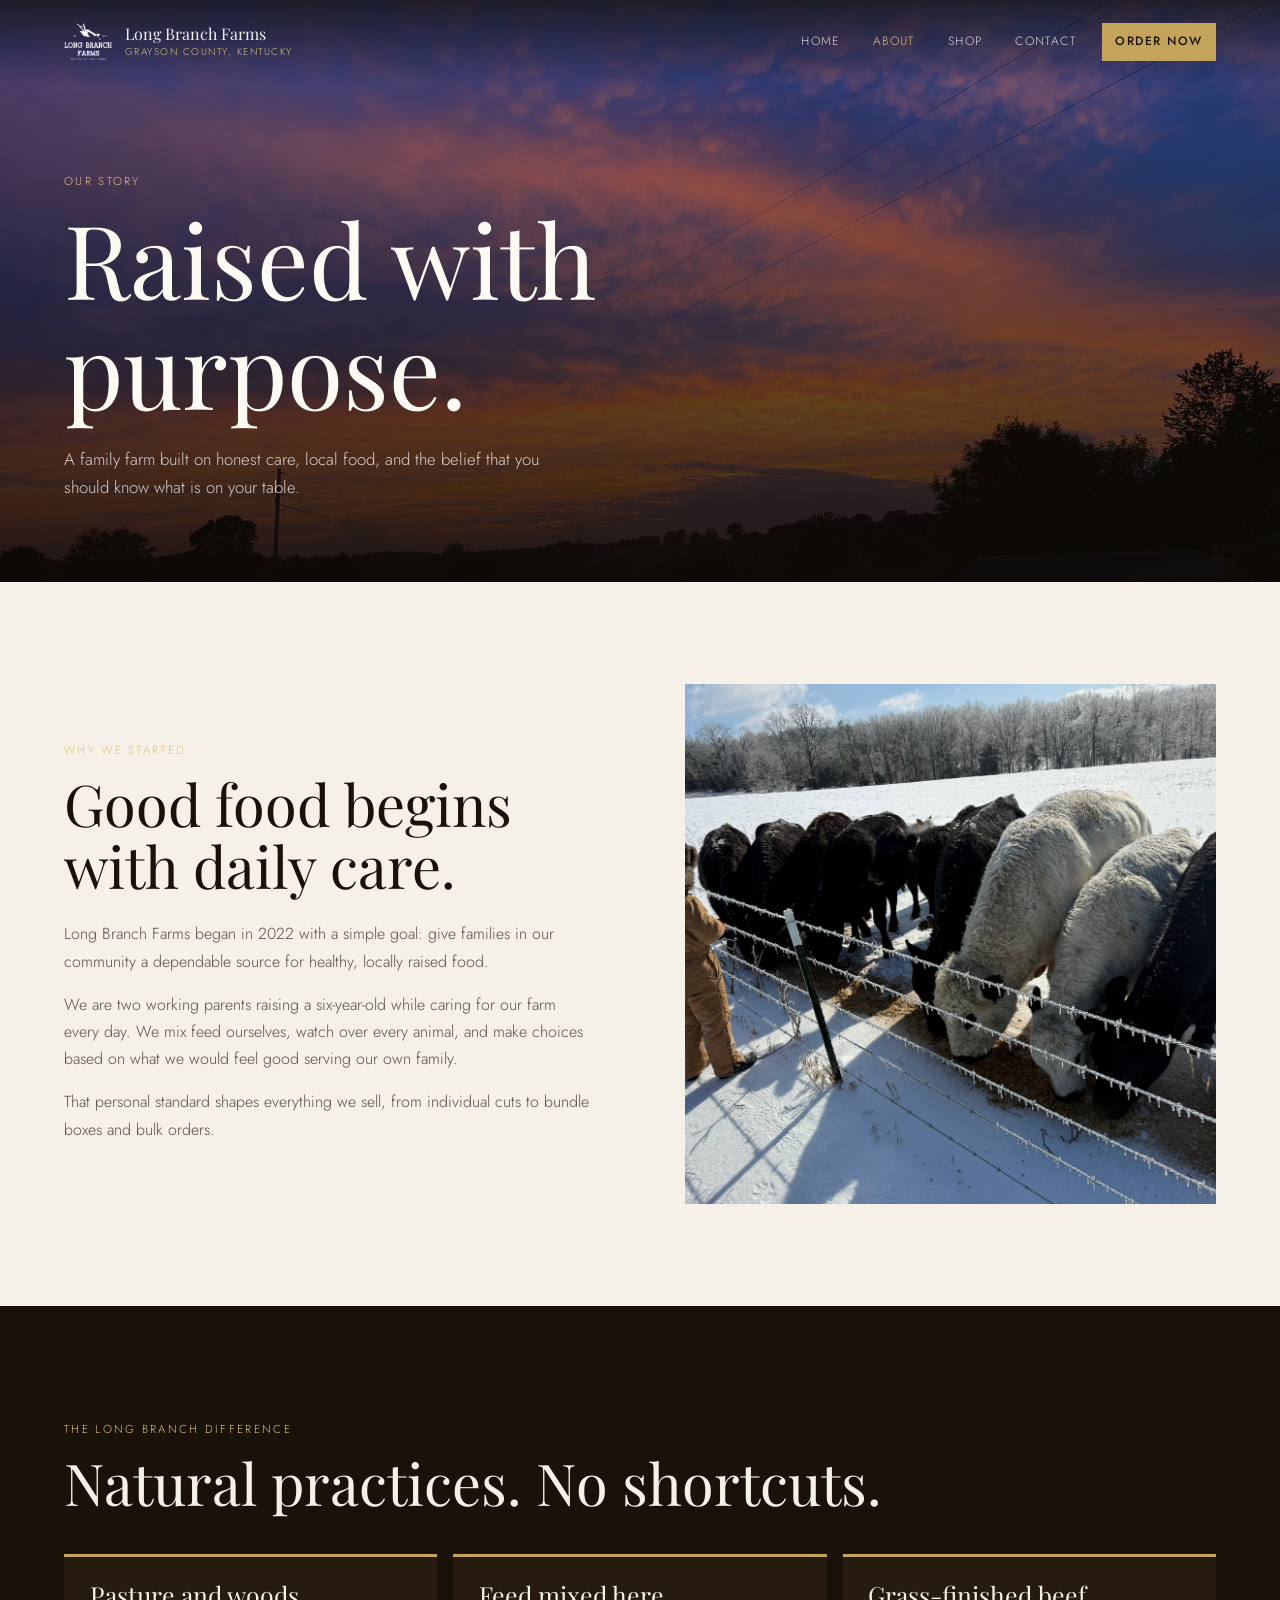
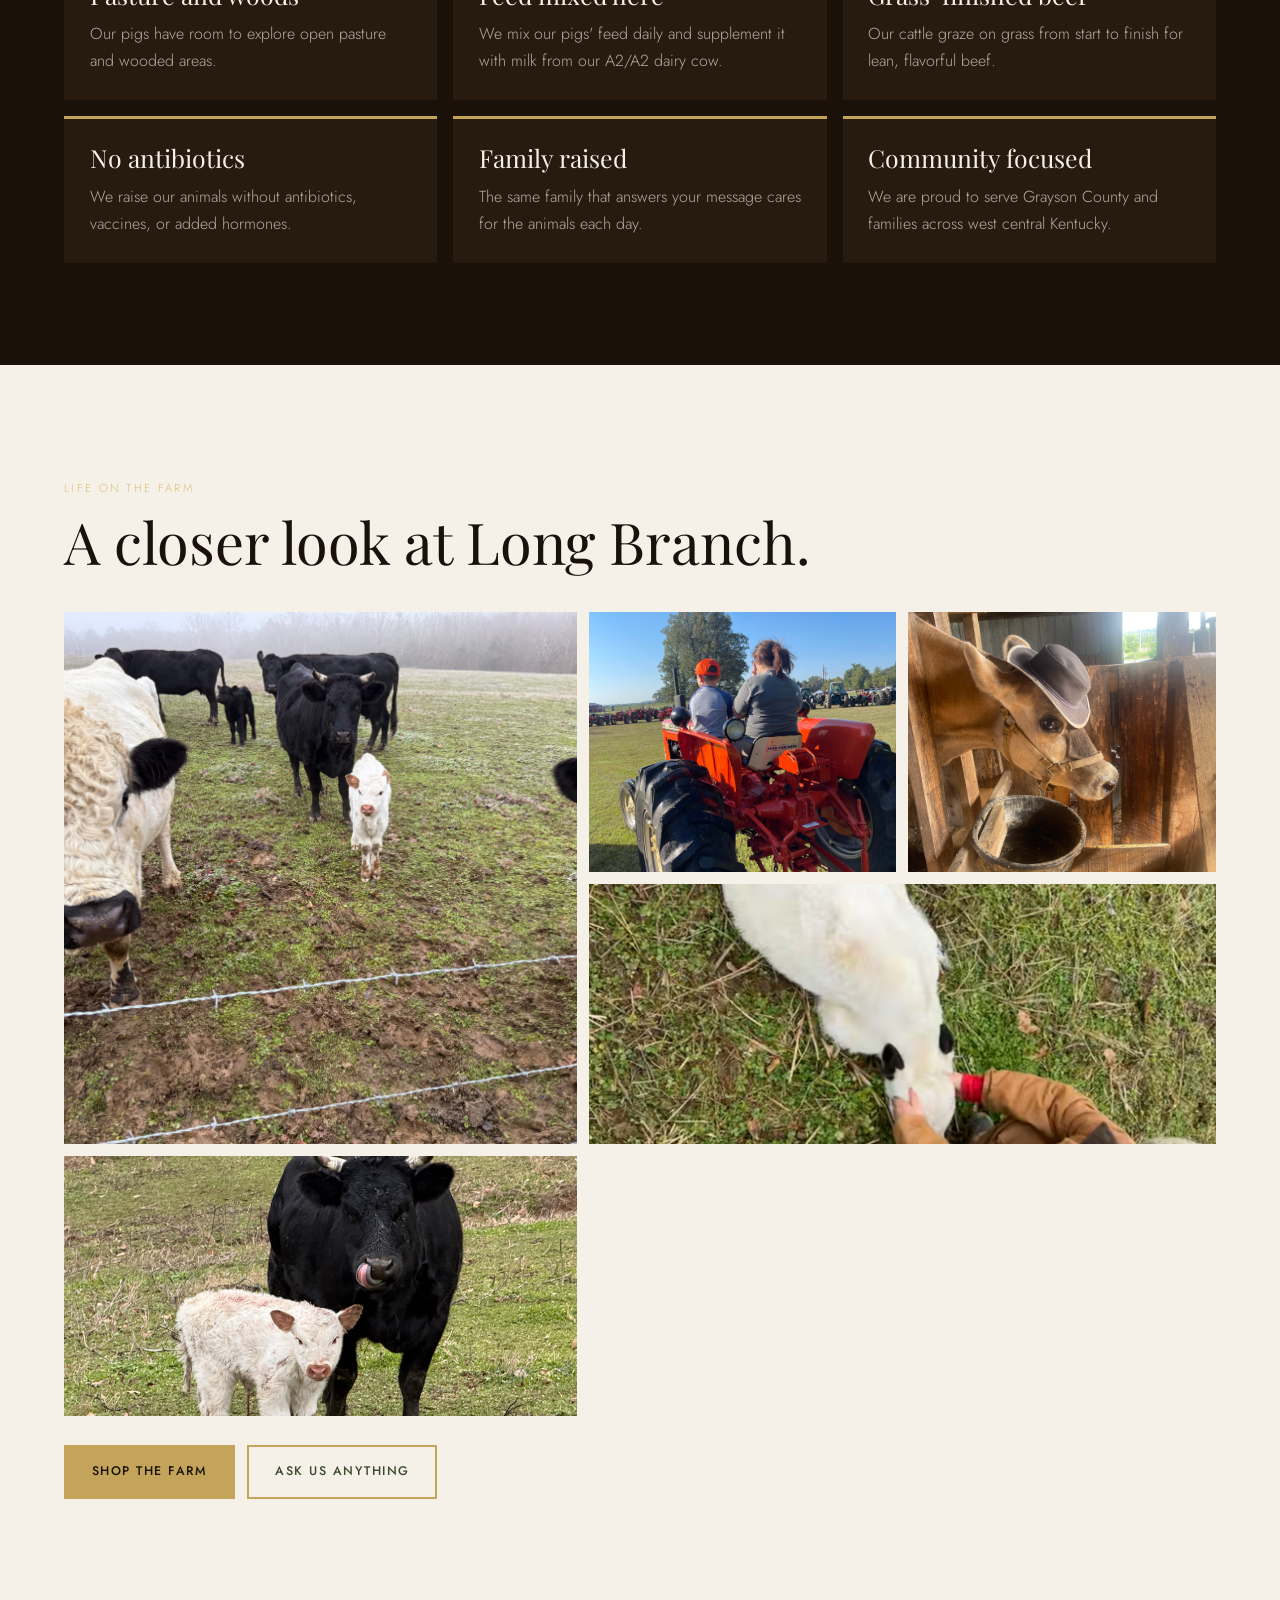
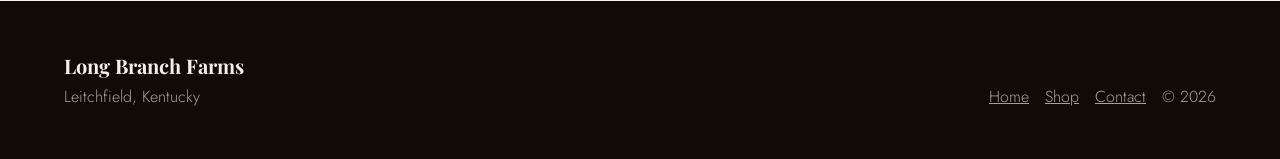
<file: about.html>
<!DOCTYPE html>
<html lang="en">
<head>
  <meta charset="UTF-8" />
  <meta name="viewport" content="width=device-width, initial-scale=1" />
  <meta name="description" content="Meet the family behind Long Branch Farms and learn how they raise pasture pork and grass-finished beef in Grayson County, Kentucky." />
  <title>Our Story | Long Branch Farms</title>
  <link rel="preconnect" href="https://fonts.googleapis.com" />
  <link rel="preconnect" href="https://fonts.gstatic.com" crossorigin />
  <link href="https://fonts.googleapis.com/css2?family=Jost:wght@300;400;500&family=Playfair+Display:ital,wght@0,400;1,400&display=swap" rel="stylesheet" />
  <link rel="stylesheet" href="/assets/pages.css" />
</head>
<body>
  <a class="skip-link" href="#main">Skip to content</a>
  <header class="site-header">
    <a class="brand" href="index.html"><img src="/assets/LBF-logo-transparent.png" alt="" /><span>Long Branch Farms<small>Grayson County, Kentucky</small></span></a>
    <nav class="site-nav" aria-label="Primary"><a href="index.html">Home</a><a href="about.html" aria-current="page">About</a><a href="store.html">Shop</a><a href="contact.html">Contact</a><a class="nav-cta" href="store.html">Order Now</a></nav>
  </header>
  <main id="main">
    <section class="page-hero" style="background-image:url('/assets/photo-24-background.jpeg')">
      <div class="hero-inner"><p class="eyebrow">Our Story</p><h1>Raised with purpose.</h1><p class="hero-copy">A family farm built on honest care, local food, and the belief that you should know what is on your table.</p></div>
    </section>
    <section class="section">
      <div class="section-inner split">
        <div><p class="eyebrow">Why We Started</p><h2>Good food begins with daily care.</h2><div class="body-copy"><p>Long Branch Farms began in 2022 with a simple goal: give families in our community a dependable source for healthy, locally raised food.</p><p>We are two working parents raising a six-year-old while caring for our farm every day. We mix feed ourselves, watch over every animal, and make choices based on what we would feel good serving our own family.</p><p>That personal standard shapes everything we sell, from individual cuts to bundle boxes and bulk orders.</p></div></div>
        <img class="feature-image" src="/assets/photo-3.jpeg" alt="Animals grazing at Long Branch Farms" />
      </div>
    </section>
    <section class="section dark">
      <div class="section-inner"><p class="eyebrow">The Long Branch Difference</p><h2>Natural practices. No shortcuts.</h2><div class="cards"><article class="card"><h3>Pasture and woods</h3><p>Our pigs have room to explore open pasture and wooded areas.</p></article><article class="card"><h3>Feed mixed here</h3><p>We mix our pigs' feed daily and supplement it with milk from our A2/A2 dairy cow.</p></article><article class="card"><h3>Grass-finished beef</h3><p>Our cattle graze on grass from start to finish for lean, flavorful beef.</p></article><article class="card"><h3>No antibiotics</h3><p>We raise our animals without antibiotics, vaccines, or added hormones.</p></article><article class="card"><h3>Family raised</h3><p>The same family that answers your message cares for the animals each day.</p></article><article class="card"><h3>Community focused</h3><p>We are proud to serve Grayson County and families across west central Kentucky.</p></article></div></div>
    </section>
    <section class="section">
      <div class="section-inner"><p class="eyebrow">Life on the Farm</p><h2>A closer look at Long Branch.</h2><div class="gallery" style="margin-top:2.5rem"><img src="/assets/photo-1.jpeg" alt="Long Branch Farms pasture" loading="lazy" /><img src="/assets/photo-7.jpeg" alt="Farm animal at Long Branch Farms" loading="lazy" /><img src="/assets/photo-12.jpeg" alt="Farm life in Grayson County" loading="lazy" /><img src="/assets/photo-15.jpeg" alt="Animals raised at Long Branch Farms" loading="lazy" /><img src="/assets/photo-9.jpeg" alt="Long Branch Farms land" loading="lazy" /></div><div class="actions"><a class="button" href="store.html">Shop the Farm</a><a class="button secondary" href="contact.html">Ask Us Anything</a></div></div>
    </section>
  </main>
  <footer><div class="footer-inner"><div><strong>Long Branch Farms</strong><br />Leitchfield, Kentucky</div><div class="footer-links"><a href="index.html">Home</a><a href="store.html">Shop</a><a href="contact.html">Contact</a><span>&copy; <span data-year></span></span></div></div></footer>
  <script src="/assets/pages.js"></script>
</body>
</html>
</file>
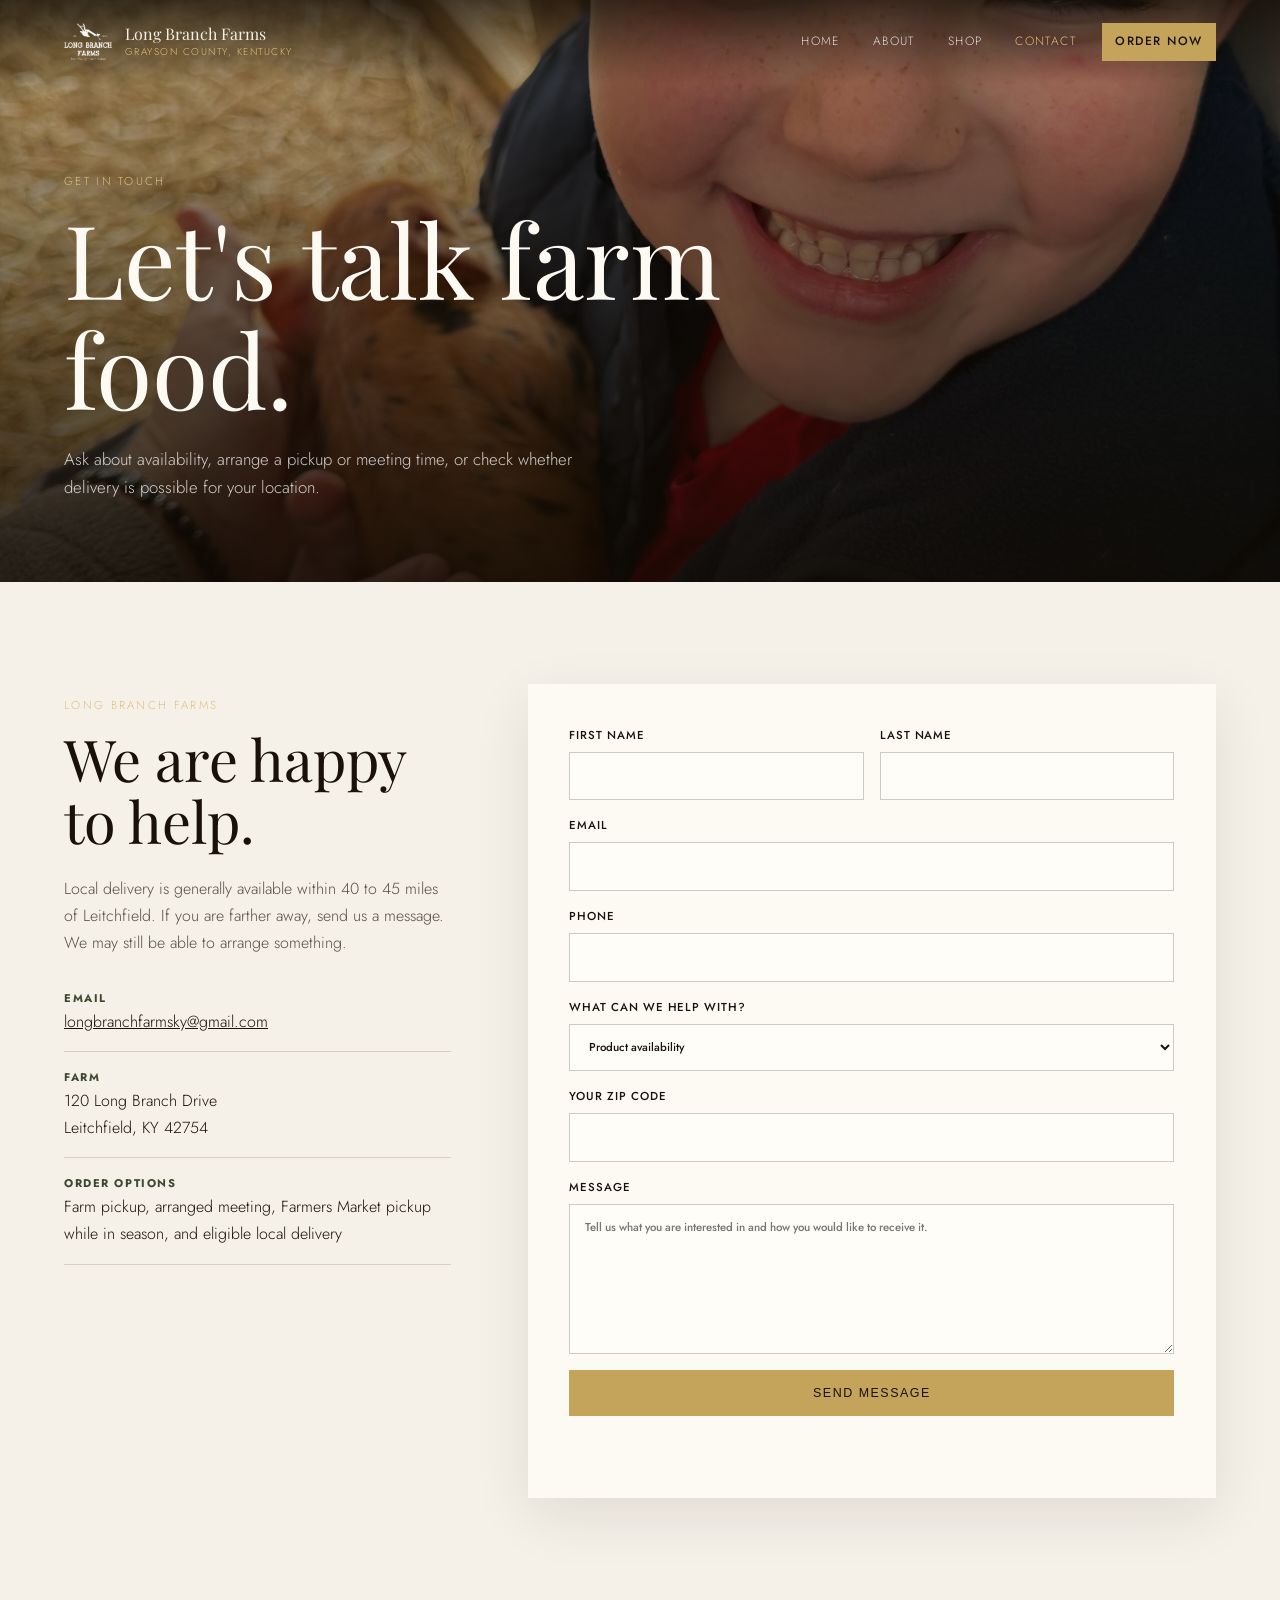
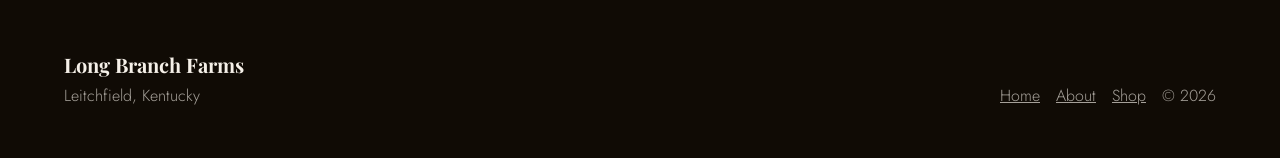
<file: contact.html>
<!DOCTYPE html>
<html lang="en">
<head>
  <meta charset="UTF-8" />
  <meta name="viewport" content="width=device-width, initial-scale=1" />
  <meta name="description" content="Contact Long Branch Farms about pasture-raised beef, pork, pickup, meeting locations, and local delivery near Leitchfield, Kentucky." />
  <title>Contact | Long Branch Farms</title>
  <link rel="preconnect" href="https://fonts.googleapis.com" />
  <link rel="preconnect" href="https://fonts.gstatic.com" crossorigin />
  <link href="https://fonts.googleapis.com/css2?family=Jost:wght@300;400;500&family=Playfair+Display:ital,wght@0,400;1,400&display=swap" rel="stylesheet" />
  <link rel="stylesheet" href="/assets/pages.css" />
</head>
<body>
  <a class="skip-link" href="#main">Skip to content</a>
  <header class="site-header">
    <a class="brand" href="index.html"><img src="/assets/LBF-logo-transparent.png" alt="" /><span>Long Branch Farms<small>Grayson County, Kentucky</small></span></a>
    <nav class="site-nav" aria-label="Primary"><a href="index.html">Home</a><a href="about.html">About</a><a href="store.html">Shop</a><a href="contact.html" aria-current="page">Contact</a><a class="nav-cta" href="store.html">Order Now</a></nav>
  </header>
  <main id="main">
    <section class="page-hero" style="background-image:url('/assets/photo-6.jpeg')"><div class="hero-inner"><p class="eyebrow">Get in Touch</p><h1>Let's talk farm food.</h1><p class="hero-copy">Ask about availability, arrange a pickup or meeting time, or check whether delivery is possible for your location.</p></div></section>
    <section class="section"><div class="section-inner contact-grid"><div><p class="eyebrow">Long Branch Farms</p><h2>We are happy to help.</h2><p class="body-copy">Local delivery is generally available within 40 to 45 miles of Leitchfield. If you are farther away, send us a message. We may still be able to arrange something.</p><div class="contact-list"><div class="contact-item"><strong>Email</strong><a href="mailto:longbranchfarmsky@gmail.com">longbranchfarmsky@gmail.com</a></div><div class="contact-item"><strong>Farm</strong>120 Long Branch Drive<br />Leitchfield, KY 42754</div><div class="contact-item"><strong>Order Options</strong>Farm pickup, arranged meeting, Farmers Market pickup while in season, and eligible local delivery</div></div></div>
      <form id="contact-form" action="https://api.web3forms.com/submit" method="POST">
        <input type="hidden" name="access_key" value="YOUR_WEB3FORMS_ACCESS_KEY" />
        <input type="hidden" name="subject" value="New Long Branch Farms website inquiry" />
        <input type="hidden" name="from_name" value="Long Branch Farms Website" />
        <input type="checkbox" name="botcheck" style="display:none" tabindex="-1" autocomplete="off" />
        <div class="field-row"><label>First name<input name="first_name" autocomplete="given-name" required /></label><label>Last name<input name="last_name" autocomplete="family-name" required /></label></div>
        <label>Email<input type="email" name="email" autocomplete="email" required /></label>
        <label>Phone<input type="tel" name="phone" autocomplete="tel" /></label>
        <label>What can we help with?<select name="inquiry_type"><option>Product availability</option><option>Pickup or meeting time</option><option>Local delivery</option><option>Bulk order</option><option>Other question</option></select></label>
        <label>Your ZIP code<input name="zip_code" inputmode="numeric" autocomplete="postal-code" /></label>
        <label>Message<textarea name="message" required placeholder="Tell us what you are interested in and how you would like to receive it."></textarea></label>
        <button class="button" type="submit">Send Message</button><p class="form-status" aria-live="polite"></p>
      </form>
    </div></section>
  </main>
  <footer><div class="footer-inner"><div><strong>Long Branch Farms</strong><br />Leitchfield, Kentucky</div><div class="footer-links"><a href="index.html">Home</a><a href="about.html">About</a><a href="store.html">Shop</a><span>&copy; <span data-year></span></span></div></div></footer>
  <script src="/assets/pages.js"></script>
</body>
</html>
</file>
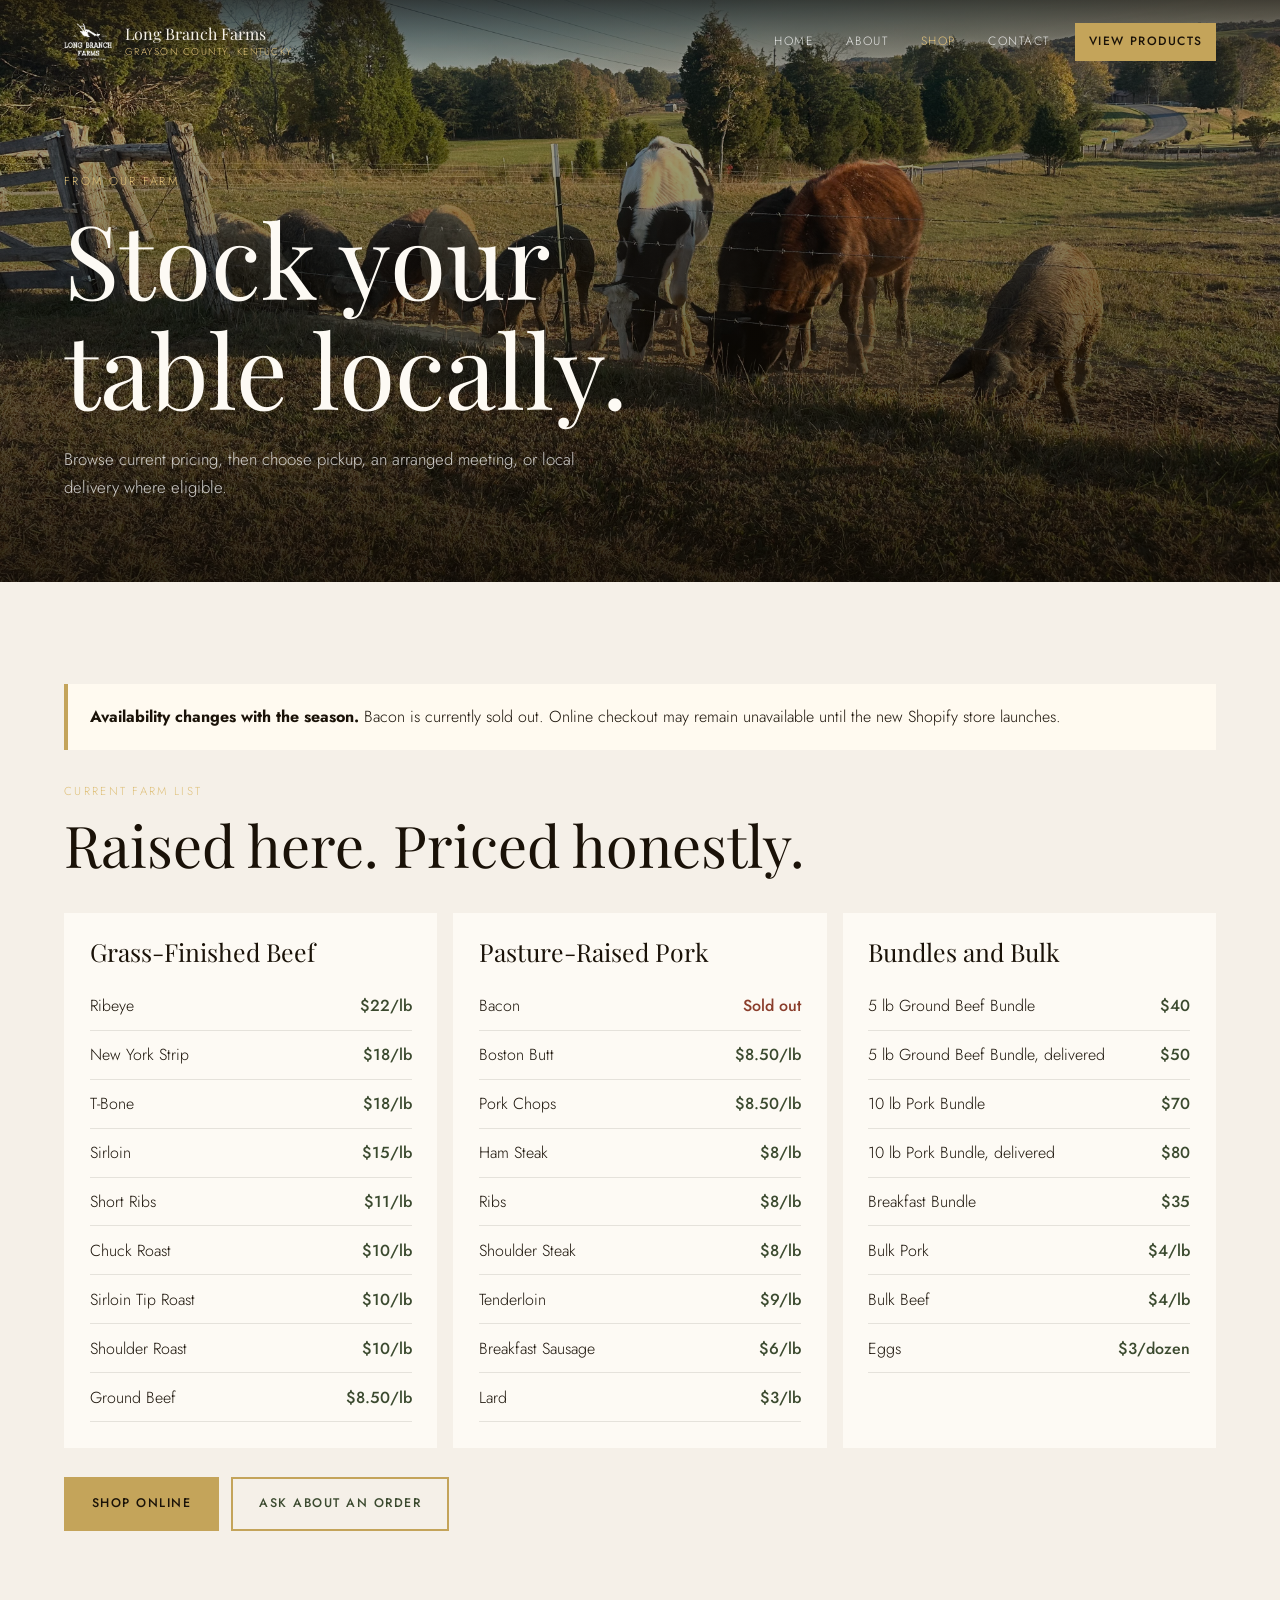
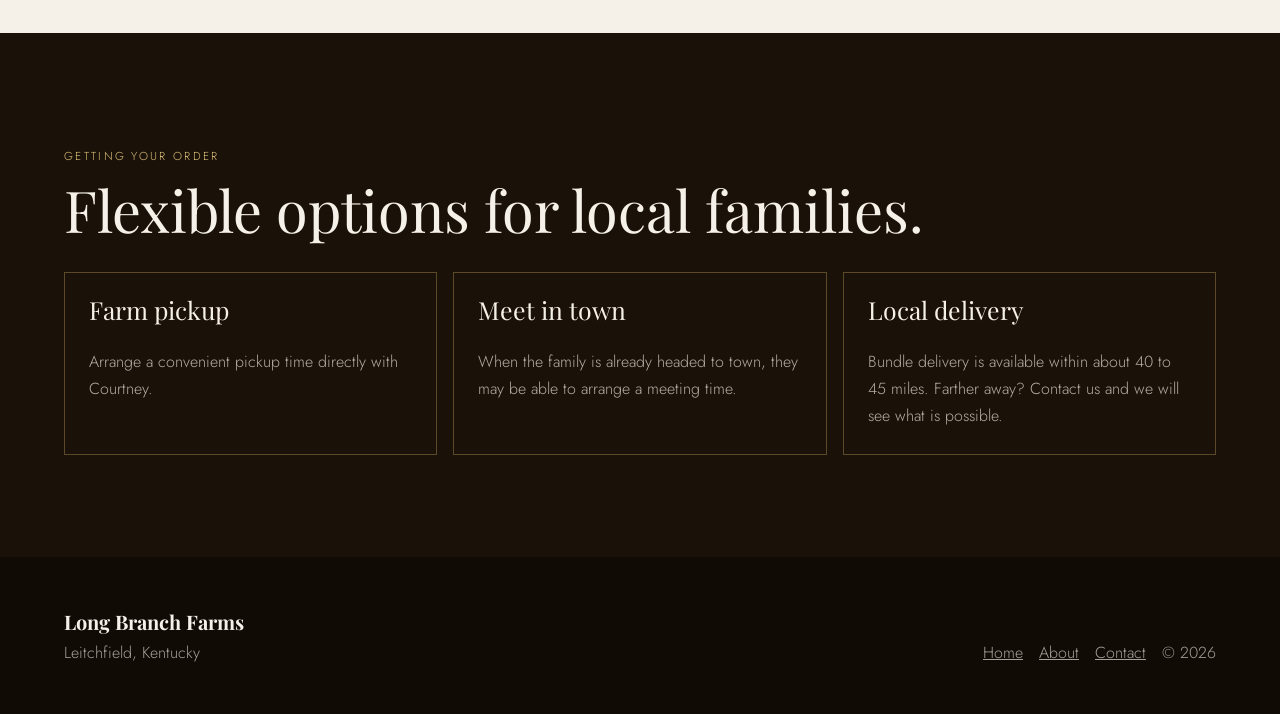
<file: store.html>
<!DOCTYPE html>
<html lang="en">
<head>
  <meta charset="UTF-8" />
  <meta name="viewport" content="width=device-width, initial-scale=1" />
  <meta name="description" content="Shop Long Branch Farms pasture-raised pork, grass-finished beef, bundle boxes, bulk orders, and farm-fresh eggs." />
  <title>Farm Store | Long Branch Farms</title>
  <link rel="preconnect" href="https://fonts.googleapis.com" />
  <link rel="preconnect" href="https://fonts.gstatic.com" crossorigin />
  <link href="https://fonts.googleapis.com/css2?family=Jost:wght@300;400;500&family=Playfair+Display:ital,wght@0,400;1,400&display=swap" rel="stylesheet" />
  <link rel="stylesheet" href="/assets/pages.css" />
</head>
<body>
  <a class="skip-link" href="#main">Skip to content</a>
  <header class="site-header">
    <a class="brand" href="index.html"><img src="/assets/LBF-logo-transparent.png" alt="" /><span>Long Branch Farms<small>Grayson County, Kentucky</small></span></a>
    <nav class="site-nav" aria-label="Primary"><a href="index.html">Home</a><a href="about.html">About</a><a href="store.html" aria-current="page">Shop</a><a href="contact.html">Contact</a><a class="nav-cta" href="#catalog">View Products</a></nav>
  </header>
  <main id="main">
    <section class="page-hero" style="background-image:url('/assets/photo-2.jpeg')"><div class="hero-inner"><p class="eyebrow">From Our Farm</p><h1>Stock your table locally.</h1><p class="hero-copy">Browse current pricing, then choose pickup, an arranged meeting, or local delivery where eligible.</p></div></section>
    <section class="section" id="catalog"><div class="section-inner"><div class="notice"><strong>Availability changes with the season.</strong> Bacon is currently sold out. Online checkout may remain unavailable until the new Shopify store launches.</div><p class="eyebrow">Current Farm List</p><h2>Raised here. Priced honestly.</h2>
      <div class="store-grid"><article class="product-group"><h3>Grass-Finished Beef</h3><ul><li><span>Ribeye</span><span>$22/lb</span></li><li><span>New York Strip</span><span>$18/lb</span></li><li><span>T-Bone</span><span>$18/lb</span></li><li><span>Sirloin</span><span>$15/lb</span></li><li><span>Short Ribs</span><span>$11/lb</span></li><li><span>Chuck Roast</span><span>$10/lb</span></li><li><span>Sirloin Tip Roast</span><span>$10/lb</span></li><li><span>Shoulder Roast</span><span>$10/lb</span></li><li><span>Ground Beef</span><span>$8.50/lb</span></li></ul></article>
      <article class="product-group"><h3>Pasture-Raised Pork</h3><ul><li><span>Bacon</span><span class="sold-out">Sold out</span></li><li><span>Boston Butt</span><span>$8.50/lb</span></li><li><span>Pork Chops</span><span>$8.50/lb</span></li><li><span>Ham Steak</span><span>$8/lb</span></li><li><span>Ribs</span><span>$8/lb</span></li><li><span>Shoulder Steak</span><span>$8/lb</span></li><li><span>Tenderloin</span><span>$9/lb</span></li><li><span>Breakfast Sausage</span><span>$6/lb</span></li><li><span>Lard</span><span>$3/lb</span></li></ul></article>
      <article class="product-group"><h3>Bundles and Bulk</h3><ul><li><span>5 lb Ground Beef Bundle</span><span>$40</span></li><li><span>5 lb Ground Beef Bundle, delivered</span><span>$50</span></li><li><span>10 lb Pork Bundle</span><span>$70</span></li><li><span>10 lb Pork Bundle, delivered</span><span>$80</span></li><li><span>Breakfast Bundle</span><span>$35</span></li><li><span>Bulk Pork</span><span>$4/lb</span></li><li><span>Bulk Beef</span><span>$4/lb</span></li><li><span>Eggs</span><span>$3/dozen</span></li></ul></article></div>
      <div class="actions"><a class="button" href="https://m70ab0-8h.myshopify.com" rel="noopener">Shop Online</a><a class="button secondary" href="contact.html">Ask About an Order</a></div>
    </div></section>
    <section class="section dark"><div class="section-inner"><p class="eyebrow">Getting Your Order</p><h2>Flexible options for local families.</h2><div class="fulfillment"><div><h3>Farm pickup</h3><p class="body-copy">Arrange a convenient pickup time directly with Courtney.</p></div><div><h3>Meet in town</h3><p class="body-copy">When the family is already headed to town, they may be able to arrange a meeting time.</p></div><div><h3>Local delivery</h3><p class="body-copy">Bundle delivery is available within about 40 to 45 miles. Farther away? Contact us and we will see what is possible.</p></div></div></div></section>
  </main>
  <footer><div class="footer-inner"><div><strong>Long Branch Farms</strong><br />Leitchfield, Kentucky</div><div class="footer-links"><a href="index.html">Home</a><a href="about.html">About</a><a href="contact.html">Contact</a><span>&copy; <span data-year></span></span></div></div></footer>
  <script src="/assets/pages.js"></script>
</body>
</html>
</file>
<file: assets/pages.css>
:root {
  --soil: #1a1208;
  --bark: #2e2010;
  --moss: #3b4a2f;
  --moss-light: #5a7048;
  --hay: #c4a45a;
  --hay-light: #dfc07a;
  --cream: #f5f0e8;
  --cream-dark: #ede5d5;
  --white: #fdfaf4;
  --serif: "Playfair Display", Georgia, serif;
  --sans: "Jost", system-ui, sans-serif;
  --side: clamp(1.25rem, 5vw, 4rem);
  --max: 1200px;
}

* { box-sizing: border-box; }
html { scroll-behavior: smooth; }
body { margin: 0; background: var(--cream); color: var(--soil); font-family: var(--sans); font-weight: 300; line-height: 1.7; }
img { display: block; width: 100%; }
a { color: inherit; }
.skip-link { position: fixed; left: 1rem; top: -4rem; z-index: 1000; background: var(--hay); padding: .7rem 1rem; }
.skip-link:focus { top: 1rem; }
.site-header { position: absolute; inset: 0 0 auto; z-index: 20; display: flex; align-items: center; justify-content: space-between; padding: 1.1rem var(--side); color: var(--cream); background: linear-gradient(rgba(20,14,7,.72), transparent); }
.brand { display: flex; align-items: center; gap: .8rem; text-decoration: none; font-family: var(--serif); }
.brand img { width: 48px; height: 48px; object-fit: contain; filter: brightness(0) invert(1); }
.brand span { line-height: 1.05; }
.brand small { display: block; margin-top: .3rem; color: var(--hay-light); font-family: var(--sans); font-size: .62rem; letter-spacing: .15em; text-transform: uppercase; }
.site-nav { display: flex; align-items: center; gap: .35rem; }
.site-nav a { padding: .55rem .85rem; color: rgba(255,255,255,.82); font-size: .75rem; letter-spacing: .12em; text-decoration: none; text-transform: uppercase; }
.site-nav a:hover, .site-nav a[aria-current="page"] { color: var(--hay-light); }
.site-nav .nav-cta { margin-left: .4rem; background: var(--hay); color: var(--soil); font-weight: 500; }
.page-hero { min-height: 62vh; display: grid; align-items: end; position: relative; padding: 10rem var(--side) 5rem; color: var(--white); background-position: center; background-size: cover; }
.page-hero::before { content: ""; position: absolute; inset: 0; background: linear-gradient(to bottom, rgba(15,10,4,.24), rgba(15,10,4,.86)); }
.hero-inner { position: relative; width: min(100%, var(--max)); margin: auto; }
.eyebrow { color: var(--hay-light); font-size: .72rem; letter-spacing: .2em; text-transform: uppercase; }
h1, h2, h3 { margin: 0; font-family: var(--serif); font-weight: 400; line-height: 1.08; }
h1 { max-width: 12ch; font-size: clamp(3.1rem, 8vw, 6.5rem); }
h2 { font-size: clamp(2.2rem, 4.5vw, 4rem); }
h3 { font-size: 1.55rem; }
.hero-copy { max-width: 52ch; margin: 1.3rem 0 0; color: rgba(255,255,255,.78); font-size: 1.05rem; }
.section { padding: clamp(4rem, 8vw, 7rem) var(--side); }
.section-inner { width: min(100%, var(--max)); margin: auto; }
.split { display: grid; grid-template-columns: 1fr 1fr; gap: clamp(2.5rem, 7vw, 7rem); align-items: center; }
.body-copy { margin: 1.5rem 0 0; color: rgba(26,18,8,.72); }
.body-copy p { margin: 0 0 1rem; }
.feature-image { min-height: 520px; object-fit: cover; }
.dark { background: var(--soil); color: var(--cream); }
.dark .body-copy { color: rgba(245,240,232,.7); }
.cards { display: grid; grid-template-columns: repeat(3, 1fr); gap: 1rem; margin-top: 2.5rem; }
.card { padding: 1.6rem; background: var(--white); border-top: 3px solid var(--hay); }
.dark .card { background: #261b0e; }
.card p { margin: .7rem 0 0; color: rgba(26,18,8,.65); }
.dark .card p { color: rgba(245,240,232,.68); }
.gallery { display: grid; grid-template-columns: 1.25fr .75fr .75fr; grid-auto-rows: 260px; gap: .75rem; }
.gallery img { height: 100%; object-fit: cover; }
.gallery img:first-child { grid-row: span 2; }
.gallery img:nth-child(4) { grid-column: span 2; }
.button { display: inline-block; padding: .9rem 1.6rem; border: 2px solid var(--hay); background: var(--hay); color: var(--soil); font-size: .78rem; font-weight: 500; letter-spacing: .12em; text-decoration: none; text-transform: uppercase; }
.button:hover { background: var(--hay-light); border-color: var(--hay-light); }
.button.secondary { background: transparent; color: var(--moss); }
.actions { display: flex; flex-wrap: wrap; gap: .8rem; margin-top: 1.8rem; }
.notice { margin: 0 0 2rem; padding: 1.2rem 1.4rem; background: #fffaf0; border-left: 4px solid var(--hay); }
.contact-grid { display: grid; grid-template-columns: .72fr 1.28fr; gap: clamp(2rem, 6vw, 6rem); align-items: start; }
.contact-list { display: grid; gap: 1rem; margin-top: 2rem; }
.contact-item { padding-bottom: 1rem; border-bottom: 1px solid rgba(26,18,8,.14); }
.contact-item strong { display: block; color: var(--moss); font-size: .7rem; letter-spacing: .14em; text-transform: uppercase; }
form { display: grid; gap: 1rem; padding: clamp(1.4rem, 4vw, 2.6rem); background: var(--white); box-shadow: 0 18px 55px rgba(26,18,8,.09); }
.field-row { display: grid; grid-template-columns: 1fr 1fr; gap: 1rem; }
label { display: grid; gap: .4rem; font-size: .72rem; font-weight: 500; letter-spacing: .08em; text-transform: uppercase; }
input, select, textarea { width: 100%; padding: .85rem .9rem; border: 1px solid rgba(26,18,8,.22); background: #fffdf8; color: var(--soil); font: inherit; }
textarea { min-height: 150px; resize: vertical; }
input:focus, select:focus, textarea:focus { outline: 2px solid var(--hay); outline-offset: 2px; }
.form-status { min-height: 1.5rem; margin: 0; }
.store-grid { display: grid; grid-template-columns: repeat(3, 1fr); gap: 1rem; margin-top: 2.4rem; }
.product-group { padding: 1.6rem; background: var(--white); }
.product-group ul { padding: 0; margin: 1rem 0 0; list-style: none; }
.product-group li { display: flex; justify-content: space-between; gap: 1rem; padding: .65rem 0; border-bottom: 1px solid rgba(26,18,8,.1); }
.product-group li span:last-child { flex: none; color: var(--moss); font-weight: 500; }
.sold-out { color: #8a3d2b !important; }
.fulfillment { display: grid; grid-template-columns: repeat(3, 1fr); gap: 1rem; margin-top: 2rem; }
.fulfillment div { padding: 1.5rem; border: 1px solid rgba(196,164,90,.38); }
footer { padding: 3rem var(--side); background: #100b05; color: rgba(245,240,232,.65); }
.footer-inner { width: min(100%, var(--max)); margin: auto; display: flex; justify-content: space-between; gap: 2rem; align-items: end; }
.footer-inner strong { color: var(--cream); font-family: var(--serif); font-size: 1.25rem; }
.footer-links { display: flex; flex-wrap: wrap; gap: 1rem; }
.footer-links a { color: inherit; }

@media (max-width: 820px) {
  .site-header { align-items: flex-start; }
  .brand span { display: none; }
  .site-nav { flex-wrap: wrap; justify-content: flex-end; }
  .site-nav a { padding: .45rem .5rem; }
  .site-nav .nav-cta { display: none; }
  .split, .contact-grid { grid-template-columns: 1fr; }
  .cards, .store-grid, .fulfillment { grid-template-columns: 1fr 1fr; }
  .feature-image { min-height: 360px; }
}

@media (max-width: 560px) {
  .page-hero { min-height: 70vh; }
  .cards, .store-grid, .fulfillment, .field-row { grid-template-columns: 1fr; }
  .gallery { grid-template-columns: 1fr 1fr; grid-auto-rows: 190px; }
  .gallery img:first-child { grid-row: span 1; }
  .gallery img:nth-child(4) { grid-column: span 1; }
  .footer-inner { display: grid; }
}
</file>
